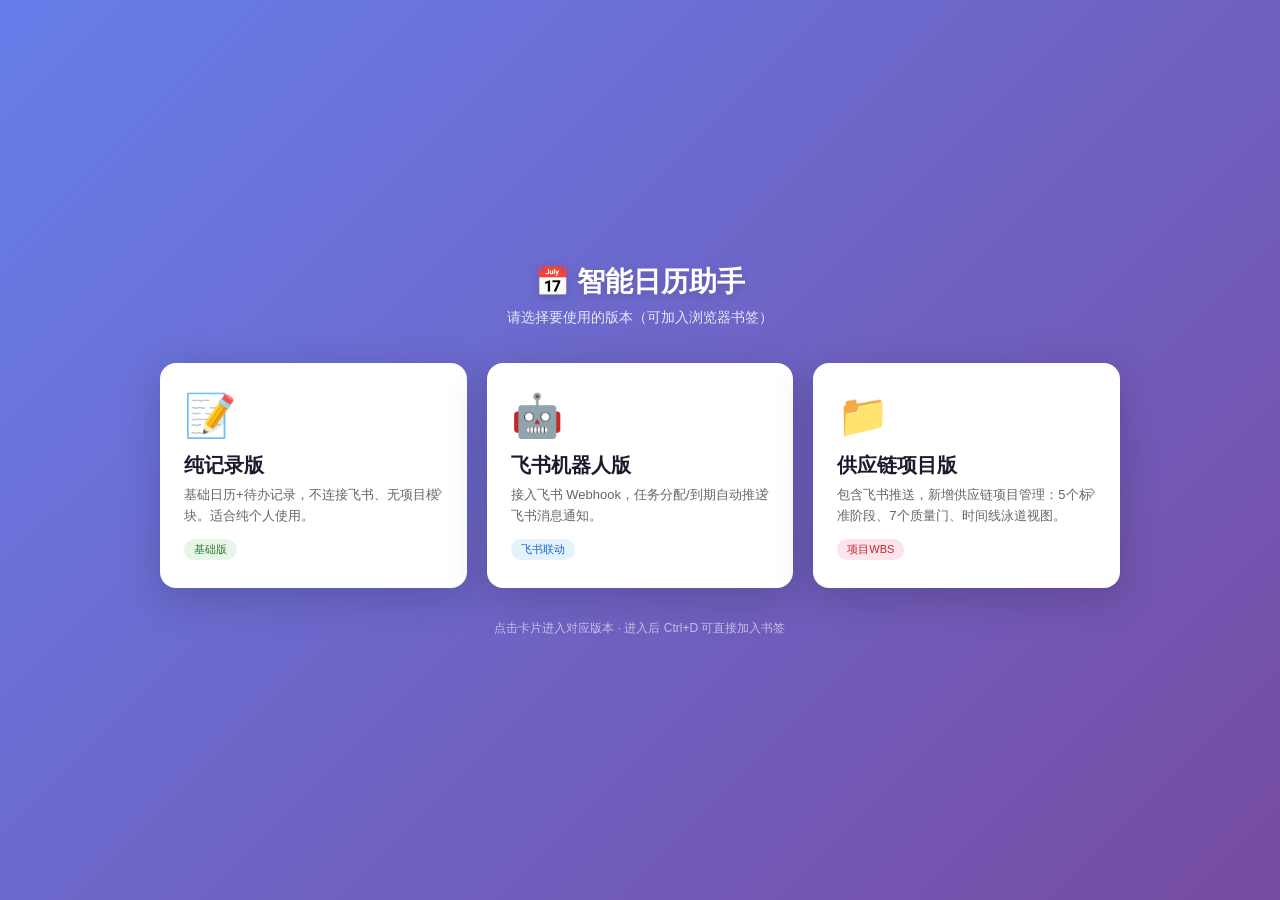
<file: index.html>
<!DOCTYPE html>
<html lang="zh-CN">
<head>
<meta charset="UTF-8">
<meta name="viewport" content="width=device-width,initial-scale=1">
<title>智能日历助手 · 版本导航</title>
<style>
*{margin:0;padding:0;box-sizing:border-box}
body{font-family:-apple-system,BlinkMacSystemFont,"Segoe UI","PingFang SC","Microsoft YaHei",sans-serif;background:linear-gradient(135deg,#667eea 0%,#764ba2 100%);min-height:100vh;display:flex;align-items:center;justify-content:center;padding:24px}
.wrap{max-width:960px;width:100%}
h1{color:#fff;text-align:center;font-size:28px;margin-bottom:8px;text-shadow:0 2px 8px rgba(0,0,0,.15)}
.sub{color:rgba(255,255,255,.85);text-align:center;font-size:14px;margin-bottom:36px}
.cards{display:grid;grid-template-columns:repeat(auto-fit,minmax(260px,1fr));gap:20px}
.card{background:#fff;border-radius:16px;padding:28px 24px;box-shadow:0 10px 40px rgba(0,0,0,.18);text-decoration:none;color:inherit;transition:transform .2s,box-shadow .2s;display:block}
.card:hover{transform:translateY(-4px);box-shadow:0 16px 48px rgba(0,0,0,.25)}
.icon{font-size:42px;margin-bottom:12px}
.name{font-size:20px;font-weight:600;margin-bottom:6px;color:#1a1a2e}
.desc{font-size:13px;color:#666;line-height:1.6}
.tag{display:inline-block;margin-top:12px;padding:3px 10px;border-radius:20px;font-size:11px;font-weight:500}
.tag.basic{background:#e8f5e9;color:#2e7d32}
.tag.feishu{background:#e3f2fd;color:#1565c0}
.tag.projects{background:#fce4ec;color:#c62828}
.arrow{float:right;color:#aaa;font-size:20px;margin-top:-48px}
footer{text-align:center;color:rgba(255,255,255,.6);font-size:12px;margin-top:32px}
</style>
</head>
<body>
<div class="wrap">
  <h1>📅 智能日历助手</h1>
  <p class="sub">请选择要使用的版本（可加入浏览器书签）</p>
  <div class="cards">
    <a class="card" href="basic/">
      <div class="icon">📝</div>
      <div class="name">纯记录版</div>
      <div class="desc">基础日历+待办记录，不连接飞书、无项目模块。适合纯个人使用。</div>
      <span class="tag basic">基础版</span>
      <span class="arrow">›</span>
    </a>
    <a class="card" href="feishu/">
      <div class="icon">🤖</div>
      <div class="name">飞书机器人版</div>
      <div class="desc">接入飞书 Webhook，任务分配/到期自动推送飞书消息通知。</div>
      <span class="tag feishu">飞书联动</span>
      <span class="arrow">›</span>
    </a>
    <a class="card" href="projects/">
      <div class="icon">📁</div>
      <div class="name">供应链项目版</div>
      <div class="desc">包含飞书推送，新增供应链项目管理：5个标准阶段、7个质量门、时间线泳道视图。</div>
      <span class="tag projects">项目WBS</span>
      <span class="arrow">›</span>
    </a>
  </div>
  <footer>点击卡片进入对应版本 · 进入后 Ctrl+D 可直接加入书签</footer>
</div>
</body>
</html>
</file>
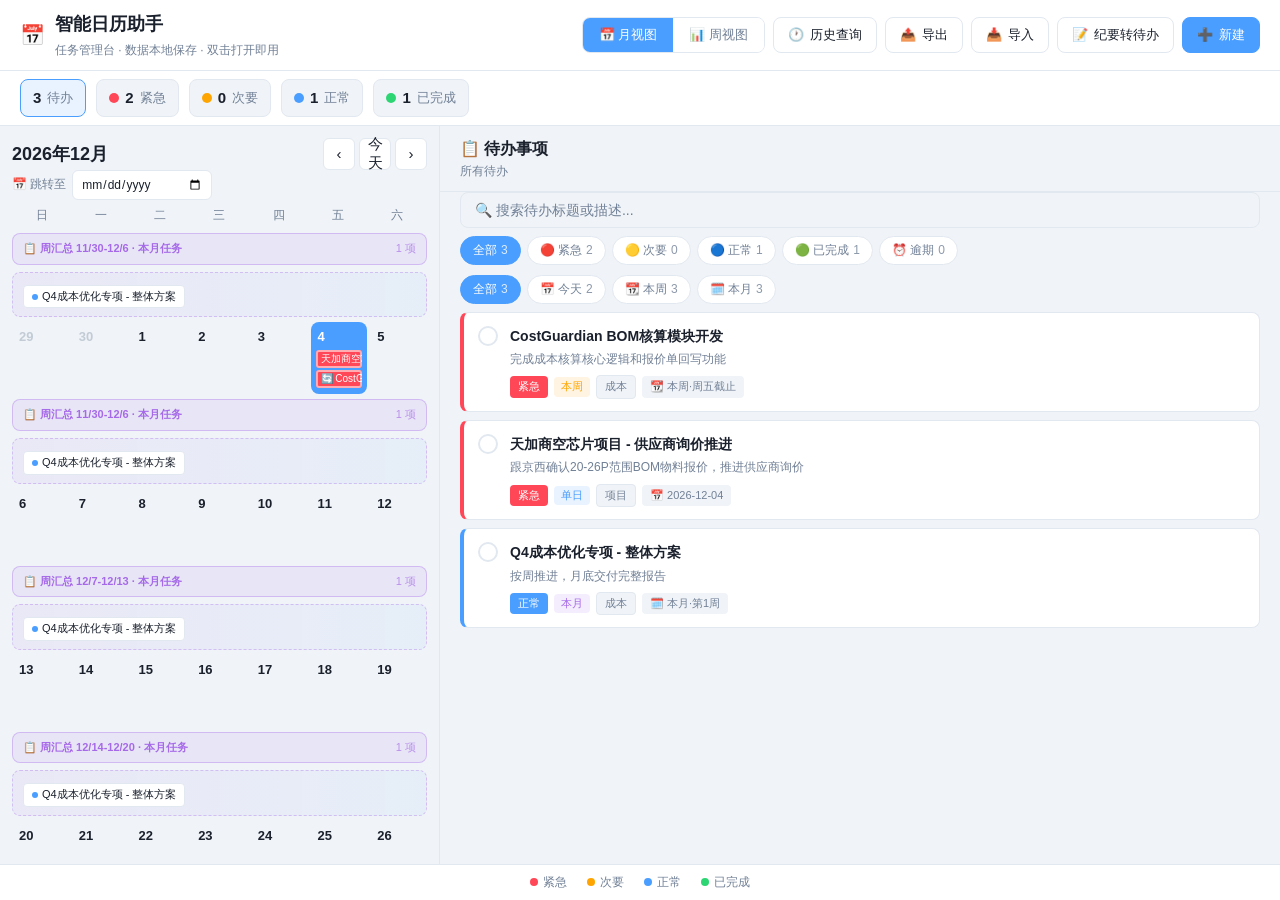
<file: basic/index.html>
<!DOCTYPE html>
<html lang="zh-CN">
<head>
<meta charset="UTF-8">
<meta name="viewport" content="width=device-width, initial-scale=1.0">
<title>智能日历助手</title>
<style>
*{margin:0;padding:0;box-sizing:border-box}
:root{
  --bg:#f0f4f8;--card:#ffffff;--border:#e2e8f0;--primary:#4a9eff;
  --text:#1a202c;--muted:#718096;
  --red:#ff4757;--yellow:#ffa502;--blue:#4a9eff;--green:#2ed573;
  --radius:8px;
}
html,body{height:100%;overflow:hidden}
body{
  font-family:-apple-system,BlinkMacSystemFont,"Segoe UI","PingFang SC","Microsoft YaHei",sans-serif;
  background:var(--bg);color:var(--text);font-size:14px;line-height:1.6;
  -webkit-font-smoothing:antialiased;
}
button{font-family:inherit;cursor:pointer;border:none;background:none;color:inherit}
input,textarea,select{font-family:inherit;font-size:14px}
::-webkit-scrollbar{width:8px;height:8px}
::-webkit-scrollbar-track{background:transparent}
::-webkit-scrollbar-thumb{background:#cbd5e0;border-radius:4px}
::-webkit-scrollbar-thumb:hover{background:#a0aec0}

/* ============ 布局 ============ */
#app{display:flex;flex-direction:column;height:100%}

/* 顶栏 */
.topbar{
  display:flex;align-items:center;justify-content:space-between;
  padding:10px 20px;background:var(--card);border-bottom:1px solid var(--border);
  flex-shrink:0;
}
.topbar-left{display:flex;align-items:center;gap:10px}
.logo{font-size:20px}
.topbar h1{font-size:18px;font-weight:600}
.topbar-sub{font-size:12px;color:var(--muted);margin-top:2px}
.topbar-actions{display:flex;gap:8px;align-items:center}
.btn{
  display:inline-flex;align-items:center;gap:6px;
  padding:8px 14px;border-radius:var(--radius);font-size:13px;font-weight:500;
  transition:all .15s;border:1px solid var(--border);background:var(--card);color:var(--text);
}
.btn:hover{border-color:var(--primary)}
.btn-primary{background:var(--primary);border-color:var(--primary);color:#fff}
.btn-primary:hover{background:#3a8eef}
.btn-danger{background:var(--red);border-color:var(--red);color:#fff}
.btn-danger:hover{background:#e63b4a}

.view-switch{display:flex;border:1px solid var(--border);border-radius:var(--radius);overflow:hidden}
.view-switch button{
  padding:8px 16px;font-size:13px;font-weight:500;
  background:var(--card);color:var(--muted);transition:all .15s;
}
.view-switch button:hover{color:var(--text)}
.view-switch button.active{background:var(--primary);color:#fff}

/* 统计面板 - 紧凑 */
.stats{
  display:flex;gap:10px;padding:8px 20px;background:var(--card);
  border-bottom:1px solid var(--border);flex-shrink:0;flex-wrap:wrap;
}
.stat-item{
  display:flex;align-items:center;gap:6px;padding:6px 12px;
  border-radius:var(--radius);background:var(--bg);border:1px solid var(--border);
  font-size:13px;cursor:pointer;transition:all .15s;
}
.stat-item:hover{border-color:var(--primary);background:rgba(74,158,255,.06)}
.stat-item.active{border-color:var(--primary);background:rgba(74,158,255,.12)}
.stat-dot{width:10px;height:10px;border-radius:50%;flex-shrink:0}
.stat-num{font-weight:700;font-size:15px}
.stat-label{color:var(--muted)}

/* 主体 */
.main{display:flex;flex:1;overflow:hidden}

/* 日历区域 */
.calendar-panel{
  width:440px;flex-shrink:0;padding:12px;
  border-right:1px solid var(--border);overflow-y:auto;
  display:flex;flex-direction:column;gap:10px;
}
.cal-header{display:flex;align-items:center;justify-content:space-between;gap:8px}
.cal-title{font-size:18px;font-weight:600}
.cal-nav{display:flex;gap:4px}
.cal-nav button{
  width:32px;height:32px;border-radius:6px;border:1px solid var(--border);
  background:var(--card);color:var(--text);font-size:15px;
  display:flex;align-items:center;justify-content:center;transition:all .15s;
}
.cal-nav button:hover{border-color:var(--primary);color:var(--primary)}
.cal-today-btn{
  padding:0 12px;height:32px;border-radius:6px;border:1px solid var(--border);
  background:var(--card);font-size:12px;color:var(--muted);transition:all .15s;
}
.cal-today-btn:hover{border-color:var(--primary);color:var(--primary)}
.cal-jump{display:flex;align-items:center;gap:6px}
.cal-jump-label{font-size:12px;color:var(--muted);white-space:nowrap}
.cal-jump input{
  width:140px;padding:6px 8px;border-radius:6px;border:1px solid var(--border);
  background:var(--card);color:var(--text);font-size:12px;
}
.cal-jump input:focus{outline:none;border-color:var(--primary)}

/* 月历 */
.cal-weekdays{display:grid;grid-template-columns:repeat(7,1fr);text-align:center}
.cal-weekday{padding:6px 0;font-size:12px;color:var(--muted);font-weight:500}
.cal-grid{display:grid;grid-template-columns:repeat(7,1fr);gap:3px}
.cal-day{
  min-height:72px;display:flex;flex-direction:column;
  border-radius:8px;cursor:pointer;transition:all .15s;
  font-size:13px;border:2px solid transparent;overflow:hidden;
  padding:3px;
}
.cal-day:hover{background:rgba(74,158,255,.08)}
.cal-day.today{background:var(--primary);color:#fff;font-weight:700}
.cal-day.selected{border-color:var(--primary)}
.cal-day.other-month{color:var(--muted);opacity:.35}
.cal-day-header{display:flex;align-items:center;justify-content:space-between;padding:0 2px 2px}
.cal-day-num{font-size:13px;font-weight:600}
.cal-day-todos{display:flex;flex-direction:column;gap:2px;overflow:hidden}
.cal-day-todo-item{
  display:flex;align-items:center;gap:3px;padding:1px 5px;
  border-radius:3px;font-size:10px;font-weight:500;color:#fff;
  white-space:nowrap;overflow:hidden;text-overflow:ellipsis;
  cursor:grab;transition:all .12s;
}
.cal-day-todo-item:hover{filter:brightness(1.1);transform:scale(1.02)}
.cal-day-todo-item.dragging{opacity:.4}
.cal-day-todo-item.selected{outline:2px solid #fff;outline-offset:-1px;box-shadow:0 0 0 2px var(--primary)}
.cal-day-todo-item.done{opacity:.65;text-decoration:line-through}
.cal-day-more{
  font-size:10px;color:var(--muted);padding:0 4px;
}
.cal-day:not(.other-month) .cal-day-todo-item{color:#fff}
.cal-day.today .cal-day-todo-item{box-shadow:inset 0 0 0 2px rgba(255,255,255,.55)}
.cal-day.today .cal-day-more{color:rgba(255,255,255,.8)}

/* 拖拽目标高亮 */
.cal-day.drag-over{background:rgba(74,158,255,.2);border-color:var(--primary)}
.week-day-row.drag-over{border-color:var(--primary);background:rgba(74,158,255,.1)}

.cal-legend{
  display:flex;justify-content:center;gap:14px;padding:6px 0;
  font-size:12px;color:var(--muted);flex-wrap:wrap;
}
.cal-legend span{display:flex;align-items:center;gap:4px}
.cal-legend i{width:8px;height:8px;border-radius:50%;display:inline-block}

/* 周视图 */
.week-grid{display:flex;flex-direction:column;gap:6px}
.week-day-row{
  display:flex;gap:8px;padding:8px 10px;border-radius:8px;
  border:1px solid var(--border);background:var(--card);cursor:pointer;
  transition:all .15s;
}
.week-day-row:hover{border-color:var(--primary)}
.week-day-row.today{border-color:var(--primary);background:rgba(74,158,255,.06)}
.week-day-row.selected{border-color:var(--primary);background:rgba(74,158,255,.1)}
.week-day-label{
  width:64px;flex-shrink:0;display:flex;flex-direction:column;align-items:center;
  justify-content:center;border-right:1px solid var(--border);padding-right:8px;
}
.week-day-name{font-size:12px;color:var(--muted)}
.week-day-num{font-size:20px;font-weight:700;margin-top:2px}
.week-day-row.today .week-day-num{color:var(--primary)}
.week-day-todos{flex:1;display:flex;flex-wrap:wrap;gap:4px;align-items:flex-start}
.week-todo-pill{
  display:inline-flex;align-items:center;gap:4px;padding:3px 8px;
  border-radius:4px;font-size:11px;font-weight:500;color:#fff;
  max-width:220px;overflow:hidden;text-overflow:ellipsis;white-space:nowrap;
  cursor:grab;transition:all .12s;
}
.week-todo-pill:hover{filter:brightness(1.1)}
.week-todo-pill.dragging{opacity:.4}
.week-todo-pill.selected{outline:2px solid var(--primary);outline-offset:2px}
.week-todo-pill.done{opacity:.65;text-decoration:line-through}
.week-day-empty{font-size:12px;color:var(--muted);opacity:.5}

/* 待办列表区域 */
.todo-panel{flex:1;display:flex;flex-direction:column;overflow:hidden;min-width:0}
.todo-header{
  display:flex;align-items:center;justify-content:space-between;
  padding:10px 20px;border-bottom:1px solid var(--border);flex-shrink:0;
  flex-wrap:wrap;gap:8px;
}
.todo-header h2{font-size:16px;font-weight:600}
.todo-header-sub{font-size:12px;color:var(--muted)}
.search-box{
  width:100%;padding:9px 14px;border-radius:var(--radius);
  background:var(--bg);border:1px solid var(--border);color:var(--text);
  margin-bottom:8px;
}
.search-box:focus{outline:none;border-color:var(--primary)}
.search-box::placeholder{color:var(--muted)}
.filters{display:flex;gap:6px;flex-wrap:wrap;margin-bottom:10px}
.filter-tag{
  padding:5px 12px;border-radius:9999px;font-size:12px;font-weight:500;
  border:1px solid var(--border);background:var(--card);color:var(--muted);
  transition:all .15s;white-space:nowrap;cursor:pointer;
}
.filter-tag:hover{border-color:var(--primary);color:var(--text)}
.filter-tag.active{background:var(--primary);border-color:var(--primary);color:#fff}
.filter-tag .count{margin-left:4px;opacity:.8}

.todo-list{flex:1;overflow-y:auto;padding:0 20px 16px;display:flex;flex-direction:column;gap:8px}
.todo-item{
  display:flex;align-items:flex-start;gap:12px;padding:12px 14px;
  border-radius:var(--radius);background:var(--card);
  border:1px solid var(--border);border-left-width:4px;
  transition:all .15s;cursor:pointer;
}
.todo-item:hover{border-color:var(--primary)}
.todo-item.highlighted{background:rgba(74,158,255,.08);border-color:var(--primary);box-shadow:0 2px 8px rgba(74,158,255,.15)}
.todo-item.done{opacity:.6}
.todo-item.done .todo-title{text-decoration:line-through;color:var(--muted)}
.todo-checkbox{
  width:20px;height:20px;border-radius:50%;border:2px solid var(--border);
  flex-shrink:0;margin-top:1px;display:flex;align-items:center;justify-content:center;
  transition:all .15s;cursor:pointer;
}
.todo-checkbox:hover{border-color:var(--primary)}
.todo-checkbox.checked{background:var(--green);border-color:var(--green)}
.todo-checkbox.checked::after{content:"✓";color:#fff;font-size:12px;font-weight:700}
.todo-content{flex:1;min-width:0}
.todo-title{font-weight:600;font-size:14px;margin-bottom:3px;word-break:break-word}
.todo-desc{font-size:12px;color:var(--muted);margin-bottom:6px;word-break:break-word}
.todo-meta{display:flex;flex-wrap:wrap;gap:6px;align-items:center}
.todo-tag{
  display:inline-flex;align-items:center;gap:3px;padding:2px 8px;
  border-radius:4px;font-size:11px;font-weight:500;
}
.todo-tag.priority{color:#fff}
.todo-tag.priority.red{background:var(--red)}
.todo-tag.priority.yellow{background:var(--yellow)}
.todo-tag.priority.blue{background:var(--blue)}
.todo-tag.priority.green{background:var(--green)}
.todo-tag.category{background:var(--bg);color:var(--muted);border:1px solid var(--border)}
.todo-tag.date{background:var(--bg);color:var(--muted)}
.todo-tag.overdue{background:rgba(255,71,87,.15);color:var(--red);border:1px solid rgba(255,71,87,.3)}
.todo-actions{display:flex;gap:4px;opacity:0;transition:opacity .15s}
.todo-item:hover .todo-actions{opacity:1}
.todo-actions button{
  width:28px;height:28px;border-radius:6px;display:flex;align-items:center;justify-content:center;
  border:1px solid var(--border);background:var(--bg);font-size:13px;transition:all .15s;
}
.todo-actions button:hover{border-color:var(--primary)}
.todo-actions button.del:hover{border-color:var(--red);color:var(--red)}

/* 详情展开 */
.todo-detail{
  display:none;margin-top:8px;padding:10px 12px;
  background:var(--bg);border-radius:6px;border:1px solid var(--border);
  font-size:12px;color:var(--text);
}
.todo-detail.show{display:block}
.todo-detail .detail-row{display:flex;gap:8px;margin-bottom:4px}
.todo-detail .detail-label{color:var(--muted);min-width:60px}
.todo-detail .detail-value{color:var(--text);font-weight:500}

/* 空状态 */
.empty-state{
  display:flex;flex-direction:column;align-items:center;justify-content:center;
  padding:60px 20px;color:var(--muted);text-align:center;
}
.empty-state .icon{font-size:48px;margin-bottom:12px;opacity:.5}

.bottom-legend{
  display:flex;justify-content:center;gap:20px;padding:8px;
  border-top:1px solid var(--border);background:var(--card);font-size:12px;
  color:var(--muted);flex-shrink:0;flex-wrap:wrap;
}
.bottom-legend span{display:flex;align-items:center;gap:5px}
.bottom-legend i{width:8px;height:8px;border-radius:50%;display:inline-block}

/* ============ 弹窗 ============ */
.modal-overlay{
  position:fixed;inset:0;background:rgba(15,25,35,.45);
  display:flex;align-items:center;justify-content:center;z-index:1000;
  opacity:0;pointer-events:none;transition:opacity .2s;
}
.modal-overlay.show{opacity:1;pointer-events:auto}
.modal{
  background:var(--card);border:1px solid var(--border);border-radius:12px;
  width:90%;max-width:480px;max-height:90vh;overflow-y:auto;
  transform:translateY(20px);transition:transform .2s;
}
.modal-overlay.show .modal{transform:translateY(0)}
.modal-header{
  display:flex;align-items:center;justify-content:space-between;
  padding:16px 20px;border-bottom:1px solid var(--border);
}
.modal-header h3{font-size:16px;font-weight:600}
.modal-close{
  width:30px;height:30px;border-radius:6px;font-size:18px;
  display:flex;align-items:center;justify-content:center;color:var(--muted);
}
.modal-close:hover{background:var(--bg);color:var(--text)}
.modal-body{padding:20px}
.form-group{margin-bottom:16px}
.form-group label{display:block;font-size:13px;font-weight:500;margin-bottom:6px;color:var(--muted)}
.form-input,.form-textarea,.form-select{
  width:100%;padding:10px 12px;border-radius:var(--radius);
  background:var(--bg);border:1px solid var(--border);color:var(--text);
}
.form-input:focus,.form-textarea:focus,.form-select:focus{outline:none;border-color:var(--primary)}
.form-textarea{resize:vertical;min-height:72px}
.priority-btns{display:grid;grid-template-columns:repeat(4,1fr);gap:8px}
.priority-btn{
  padding:10px;border-radius:var(--radius);border:2px solid var(--border);
  background:var(--bg);font-size:13px;font-weight:500;transition:all .15s;
  display:flex;align-items:center;justify-content:center;gap:5px;
}
.priority-btn .dot{width:10px;height:10px;border-radius:50%}
.priority-btn:hover{border-color:var(--muted)}
.priority-btn.selected{font-weight:600}
.priority-btn.selected[data-p="red"]{border-color:var(--red);background:rgba(255,71,87,.12)}
.priority-btn.selected[data-p="yellow"]{border-color:var(--yellow);background:rgba(255,165,2,.12)}
.priority-btn.selected[data-p="blue"]{border-color:var(--blue);background:rgba(74,158,255,.12)}
.priority-btn.selected[data-p="green"]{border-color:var(--green);background:rgba(46,213,115,.12)}
.modal-footer{
  display:flex;justify-content:flex-end;gap:10px;
  padding:16px 20px;border-top:1px solid var(--border);
}
.error-msg{color:var(--red);font-size:12px;margin-top:8px;display:none}
.error-msg.show{display:block}

.confirm-modal{max-width:360px}
.confirm-modal .modal-body{text-align:center;padding:24px 20px}
.confirm-icon{font-size:40px;margin-bottom:12px}
.confirm-text{font-size:14px;color:var(--text);margin-bottom:4px}
.confirm-sub{font-size:12px;color:var(--muted)}

/* 拖拽确认弹窗 */
.drag-confirm-modal{max-width:380px}
.drag-confirm-modal .modal-body{text-align:center;padding:24px 20px}
.drag-confirm-icon{font-size:40px;margin-bottom:12px}
.drag-confirm-text{font-size:15px;font-weight:500;margin-bottom:4px}
.drag-confirm-sub{font-size:12px;color:var(--muted);margin-bottom:12px}
.drag-confirm-tags{display:flex;justify-content:center;gap:6px;margin-bottom:12px;flex-wrap:wrap}
.drag-mode-indicator{
  display:inline-block;padding:2px 10px;border-radius:4px;font-size:12px;font-weight:600;
}
.drag-mode-indicator.forward{background:rgba(255,71,87,.15);color:var(--red)}
.drag-mode-indicator.backward{background:rgba(74,158,255,.15);color:var(--blue)}

.toast{
  position:fixed;bottom:30px;left:50%;transform:translateX(-50%) translateY(100px);
  padding:10px 20px;border-radius:var(--radius);background:var(--card);
  border:1px solid var(--border);color:var(--text);font-size:13px;
  z-index:2000;opacity:0;transition:all .3s;box-shadow:0 4px 12px rgba(0,0,0,.15);
}
.toast.show{opacity:1;transform:translateX(-50%) translateY(0)}

.import-options{display:flex;flex-direction:column;gap:10px;margin-top:16px}
.import-option{
  padding:14px;border-radius:var(--radius);border:2px solid var(--border);
  background:var(--bg);cursor:pointer;transition:all .15s;text-align:left;
}
.import-option:hover{border-color:var(--primary)}
.import-option.selected{border-color:var(--primary);background:rgba(74,158,255,.08)}
.import-option-title{font-weight:600;font-size:14px;margin-bottom:4px}
.import-option-desc{font-size:12px;color:var(--muted)}

.context-menu{
  position:fixed;z-index:3000;min-width:160px;
  background:var(--card);border:1px solid var(--border);border-radius:var(--radius);
  box-shadow:0 4px 16px rgba(0,0,0,.15);padding:4px;
  opacity:0;pointer-events:none;transform:scale(.95);transition:all .12s;
}
.context-menu.show{opacity:1;pointer-events:auto;transform:scale(1)}
.context-menu-item{
  display:flex;align-items:center;gap:8px;padding:8px 12px;
  border-radius:6px;font-size:13px;cursor:pointer;transition:background .12s;
}
.context-menu-item:hover{background:var(--bg)}
.context-menu-header{
  padding:6px 12px 8px;font-size:11px;color:var(--muted);
  border-bottom:1px solid var(--border);margin-bottom:4px;
}

.history-modal{max-width:720px}
.history-filters{display:flex;flex-wrap:wrap;gap:12px;margin-bottom:16px}
.history-field{display:flex;flex-direction:column;gap:4px}
.history-field label{font-size:12px;color:var(--muted);font-weight:500}
.history-field input,.history-field select{
  padding:8px 10px;border-radius:6px;border:1px solid var(--border);
  background:var(--bg);color:var(--text);font-size:13px;
}
.history-field input:focus,.history-field select:focus{outline:none;border-color:var(--primary)}
.history-summary{
  display:flex;align-items:center;gap:12px;padding:10px 14px;margin-bottom:12px;
  border-radius:var(--radius);background:var(--bg);font-size:13px;
}
.history-results{max-height:320px;overflow-y:auto;display:flex;flex-direction:column;gap:8px}
.history-result-item{
  display:flex;align-items:flex-start;gap:10px;padding:10px 12px;
  border-radius:6px;border:1px solid var(--border);border-left-width:3px;
  background:var(--card);
}
.history-result-item.done{opacity:.65}
.history-result-item .h-date{
  font-family:monospace;font-size:12px;color:var(--muted);white-space:nowrap;
  padding:2px 6px;background:var(--bg);border-radius:4px;
}
.history-result-item .h-title{font-size:13px;font-weight:500}
.history-result-item .h-tags{display:flex;gap:6px;margin-top:4px;flex-wrap:wrap}
.history-empty{text-align:center;padding:30px;color:var(--muted);font-size:13px}

/* 拖拽幽灵元素 */
.drag-ghost{
  position:fixed;pointer-events:none;z-index:5000;
  padding:4px 10px;border-radius:6px;font-size:12px;font-weight:500;color:#fff;
  transform:translate(-50%,-50%);box-shadow:0 4px 12px rgba(0,0,0,.25);
  max-width:200px;overflow:hidden;text-overflow:ellipsis;white-space:nowrap;
  opacity:.9;
}

/* ============ 响应式 ============ */
@media(max-width:1024px){
  .calendar-panel{width:380px}
}
@media(max-width:768px){
  .topbar{flex-wrap:wrap;gap:8px;padding:8px 14px}
  .topbar-sub{display:none}
  .topbar-actions .btn span{display:none}
  .topbar-actions .btn{padding:8px 10px}
  .stats{padding:6px 14px;gap:6px}
  .stat-item{padding:4px 8px;font-size:12px}
  .main{flex-direction:column}
  .calendar-panel{width:100%;border-right:none;border-bottom:1px solid var(--border);max-height:55vh}
  .todo-panel{flex:1;min-height:0}
  .todo-header{padding:10px 14px}
  .todo-list{padding:0 14px 14px}
  .bottom-legend{gap:12px}
  .week-day-label{width:52px}
  .week-day-num{font-size:16px}
  .cal-day{min-height:60px}
}

/* ============ 日期范围条 ============ */
.date-range-bar{display:flex;gap:6px;flex-wrap:wrap;margin-bottom:8px;padding:0 20px}
.range-tag{
  padding:5px 12px;border-radius:9999px;font-size:12px;font-weight:500;
  border:1px solid var(--border);background:var(--card);color:var(--muted);
  transition:all .15s;white-space:nowrap;cursor:pointer;
}
.range-tag:hover{border-color:var(--primary);color:var(--text)}
.range-tag.active{background:var(--primary);border-color:var(--primary);color:#fff}
.range-tag .count{margin-left:4px;opacity:.8}

/* ============ 日历单元格高亮圆点 ============ */
.cal-day.overdue{border-color:rgba(255,71,87,.55)}
.cal-day.overdue:not(.today){background:rgba(255,71,87,.06)}
.cal-day-num{position:relative;display:inline-flex;align-items:center;gap:3px}
.cal-day-num .dot-indicators{display:inline-flex;gap:2px;margin-left:2px}
.cal-day-num .dot-indicators i{width:5px;height:5px;border-radius:50%;display:inline-block}
.cal-day-num .dot-indicators i.dot-urgent{background:#fff}
.cal-day:not(.today) .cal-day-num .dot-indicators i.dot-urgent{background:var(--red)}
.cal-day:not(.today) .cal-day-num .dot-indicators i.dot-normal{background:var(--blue)}
.cal-day.today .cal-day-num .dot-indicators i.dot-normal{background:#fff}

/* 周视图行逾期高亮 */
.week-day-row.overdue{border-color:rgba(255,71,87,.5);background:rgba(255,71,87,.05)}

/* ============ 快捷日期按钮 ============ */
.quick-date-btns{display:flex;gap:6px;margin-top:8px;flex-wrap:wrap}
.quick-date-btn{
  padding:4px 10px;border-radius:6px;font-size:12px;font-weight:500;
  border:1px solid var(--border);background:var(--bg);color:var(--muted);
  cursor:pointer;transition:all .15s;
}
.quick-date-btn:hover{border-color:var(--primary);color:var(--text)}
.quick-date-btn.active{background:rgba(74,158,255,.12);border-color:var(--primary);color:var(--primary)}

/* ============ 作用域选择按钮 ============ */
.scope-btns{display:flex;gap:8px;margin-top:4px;flex-wrap:wrap}
.scope-btn{
  flex:1;min-width:80px;padding:8px 10px;border-radius:8px;font-size:12px;font-weight:500;
  border:1px solid var(--border);background:var(--bg);color:var(--muted);
  cursor:pointer;transition:all .15s;text-align:center;
}
.scope-btn:hover{border-color:var(--primary);color:var(--text)}
.scope-btn.active{background:rgba(74,158,255,.12);border-color:var(--primary);color:var(--primary)}
.scope-btn .scope-icon{font-size:16px;display:block;margin-bottom:2px}
.scope-btn .scope-hint{font-size:10px;opacity:.75;margin-top:2px;display:block;font-weight:400}

/* 作用域标签（在待办项 meta 中显示） */
.scope-badge{
  display:inline-flex;align-items:center;gap:3px;padding:1px 7px;border-radius:4px;
  font-size:11px;font-weight:500;
}
.scope-badge.scope-day{background:rgba(74,158,255,.12);color:var(--blue)}
.scope-badge.scope-week{background:rgba(255,159,10,.12);color:var(--yellow)}
.scope-badge.scope-month{background:rgba(166,106,232,.12);color:#a66ae8}
.scope-badge.overdue-badge{background:rgba(255,71,87,.12);color:var(--red)}

/* ============ 周度任务汇总栏 ============ */
.week-summary-row{
  grid-column:1/-1;padding:8px 10px;border-radius:8px;
  background:linear-gradient(90deg,rgba(166,106,232,.08),rgba(74,158,255,.06));
  border:1px dashed rgba(166,106,232,.35);margin:2px 0;
}
.week-summary-row.ws-header{
  display:flex;align-items:center;justify-content:space-between;
  padding:6px 10px;background:rgba(166,106,232,.1);border-style:solid;
}
.week-summary-row .ws-title{font-size:11px;font-weight:600;color:#a66ae8}
.week-summary-row .ws-tasks{display:flex;gap:6px;flex-wrap:wrap;margin-top:4px}
.week-summary-row .ws-pill{
  display:inline-flex;align-items:center;gap:4px;padding:2px 8px;border-radius:4px;
  font-size:11px;background:var(--card);border:1px solid var(--border);cursor:pointer;
  transition:all .15s;max-width:200px;
}
.week-summary-row .ws-pill:hover{border-color:var(--primary)}
.week-summary-row .ws-pill .p-dot{width:6px;height:6px;border-radius:50%;flex-shrink:0}
.week-summary-row .ws-pill .p-text{white-space:nowrap;overflow:hidden;text-overflow:ellipsis}
.week-summary-row .ws-empty{font-size:11px;color:var(--muted)}

/* 周视图中的月度任务汇总块 */
.week-month-summary{
  margin-top:8px;padding:10px 12px;border-radius:8px;
  background:linear-gradient(90deg,rgba(166,106,232,.08),rgba(74,158,255,.06));
  border:1px dashed rgba(166,106,232,.35);
}
.week-month-summary .wms-title{font-size:12px;font-weight:600;color:#a66ae8;margin-bottom:6px}
.week-month-summary .wms-tasks{display:flex;gap:6px;flex-wrap:wrap}
.week-month-summary .wms-pill{
  display:inline-flex;align-items:center;gap:4px;padding:4px 10px;border-radius:6px;
  font-size:12px;background:var(--card);border:1px solid var(--border);cursor:pointer;
  transition:all .15s;
}
.week-month-summary .wms-pill:hover{border-color:var(--primary)}
.week-month-summary .wms-pill .p-dot{width:7px;height:7px;border-radius:50%;flex-shrink:0}
.week-month-summary .wms-empty{font-size:12px;color:var(--muted)}

/* ============ 纪要转待办弹窗 ============ */
.minutes-modal{max-width:640px}
.minutes-textarea{width:100%;min-height:200px;padding:12px;border-radius:var(--radius);
  background:var(--bg);border:1px solid var(--border);color:var(--text);
  font-family:inherit;font-size:13px;resize:vertical;line-height:1.6}
.minutes-textarea:focus{outline:none;border-color:var(--primary)}
.minutes-upload{
  display:flex;align-items:center;gap:8px;margin-top:8px;
  padding:10px;border-radius:var(--radius);border:1px dashed var(--border);
  background:var(--bg);font-size:12px;color:var(--muted);cursor:pointer;
  transition:all .15s;
}
.minutes-upload:hover{border-color:var(--primary);color:var(--text)}
.minutes-tips{font-size:12px;color:var(--muted);margin-top:8px;line-height:1.6}
.minutes-tips b{color:var(--text);font-weight:500}

/* ============ 纪要预览弹窗 ============ */
.preview-modal{max-width:720px}
.preview-list{max-height:420px;overflow-y:auto;display:flex;flex-direction:column;gap:8px;margin-top:12px}
.preview-item{
  display:flex;gap:10px;padding:10px 12px;border-radius:8px;
  border:1px solid var(--border);background:var(--bg);
}
.preview-item.checked{border-color:var(--primary);background:rgba(74,158,255,.05)}
.preview-check{margin-top:2px}
.preview-check input{width:16px;height:16px;cursor:pointer}
.preview-fields{flex:1;display:flex;flex-direction:column;gap:6px;min-width:0}
.preview-title-row{display:flex;gap:6px;align-items:center}
.preview-title-input{flex:1;padding:6px 10px;border-radius:6px;border:1px solid var(--border);
  background:var(--card);color:var(--text);font-size:13px;font-weight:500}
.preview-title-input:focus{outline:none;border-color:var(--primary)}
.preview-meta-row{display:flex;gap:6px;flex-wrap:wrap;align-items:center}
.preview-date-input,.preview-priority-select{
  padding:5px 8px;border-radius:6px;border:1px solid var(--border);
  background:var(--card);color:var(--text);font-size:12px;
}
.preview-date-input:focus,.preview-priority-select:focus{outline:none;border-color:var(--primary)}
.preview-desc-input{
  width:100%;padding:6px 10px;border-radius:6px;border:1px solid var(--border);
  background:var(--card);color:var(--text);font-size:12px;resize:vertical;min-height:40px;
}
.preview-item .del-btn{
  width:24px;height:24px;border-radius:4px;border:none;background:transparent;
  color:var(--muted);cursor:pointer;font-size:14px;
}
.preview-item .del-btn:hover{color:var(--red)}
.preview-summary{font-size:13px;color:var(--muted);margin-top:8px}

@media(max-width:768px){
  .date-range-bar{padding:0 14px}
  .minutes-modal,.preview-modal{max-width:95%}
}
</style>
</head>
<body>
<div id="app">
  <header class="topbar">
    <div class="topbar-left">
      <span class="logo">📅</span>
      <div>
        <h1>智能日历助手</h1>
        <div class="topbar-sub">任务管理台 · 数据本地保存 · 双击打开即用</div>
      </div>
    </div>
    <div class="topbar-actions">
      <div class="view-switch">
        <button id="btnMonthView" class="active" onclick="switchView('month')">📅 月视图</button>
        <button id="btnWeekView" onclick="switchView('week')">📊 周视图</button>
      </div>
      <button class="btn" onclick="openHistory()">🕐 <span>历史查询</span></button>
      <button class="btn" onclick="exportData()">📤 <span>导出</span></button>
      <button class="btn" onclick="document.getElementById('importFile').click()">📥 <span>导入</span></button>
      <input type="file" id="importFile" accept=".json" style="display:none" onchange="handleImport(event)">
      <button class="btn" onclick="openMinutesModal()">📝 <span>纪要转待办</span></button>
      <button class="btn btn-primary" onclick="openModal()">➕ <span>新建</span></button>
    </div>
  </header>

  <div class="stats" id="statsPanel"></div>

  <div class="main">
    <aside class="calendar-panel">
      <div id="monthViewSection">
        <div class="cal-header">
          <div class="cal-title" id="calTitle"></div>
          <div class="cal-nav">
            <button onclick="changeMonth(-1)" title="上一月">‹</button>
            <button class="cal-today-btn" onclick="goToday()">今天</button>
            <button onclick="changeMonth(1)" title="下一月">›</button>
          </div>
        </div>
        <div class="cal-jump">
          <span class="cal-jump-label">📅 跳转至</span>
          <input type="date" id="jumpDateInput" onchange="jumpToDate(this.value)">
        </div>
        <div class="cal-weekdays" id="calWeekdays"></div>
        <div class="cal-grid" id="calGrid"></div>
        <div class="cal-legend">
          <span><i style="background:var(--red)"></i>紧急</span>
          <span><i style="background:var(--yellow)"></i>次要</span>
          <span><i style="background:var(--blue)"></i>正常</span>
          <span><i style="background:var(--green)"></i>已完成</span>
        </div>
      </div>
      <div id="weekViewSection" style="display:none">
        <div class="cal-header">
          <div class="cal-title" id="weekTitle"></div>
          <div class="cal-nav">
            <button onclick="changeWeek(-1)" title="上一周">‹</button>
            <button class="cal-today-btn" onclick="goToday()">本周</button>
            <button onclick="changeWeek(1)" title="下一周">›</button>
          </div>
        </div>
        <div class="cal-jump">
          <span class="cal-jump-label">📅 跳转至</span>
          <input type="date" id="weekJumpInput" onchange="jumpToDate(this.value)">
        </div>
        <div class="week-grid" id="weekGrid"></div>
        <div class="cal-legend">
          <span><i style="background:var(--red)"></i>紧急</span>
          <span><i style="background:var(--yellow)"></i>次要</span>
          <span><i style="background:var(--blue)"></i>正常</span>
          <span><i style="background:var(--green)"></i>已完成</span>
        </div>
      </div>
    </aside>

    <section class="todo-panel">
      <div class="todo-header">
        <div>
          <h2>📋 待办事项</h2>
          <div class="todo-header-sub" id="todoHeaderSub">所有待办</div>
        </div>
      </div>
      <div style="padding:0 20px">
        <input type="text" class="search-box" id="searchInput" placeholder="🔍 搜索待办标题或描述..." oninput="renderTodos()">
        <div class="filters" id="filters"></div>
      </div>
      <div class="date-range-bar" id="dateRangeBar"></div>
      <div class="todo-list" id="todoList"></div>
    </section>
  </div>

  <footer class="bottom-legend">
    <span><i style="background:var(--red)"></i>紧急</span>
    <span><i style="background:var(--yellow)"></i>次要</span>
    <span><i style="background:var(--blue)"></i>正常</span>
    <span><i style="background:var(--green)"></i>已完成</span>
  </footer>
</div>

<!-- 新建/编辑弹窗 -->
<div class="modal-overlay" id="todoModal">
  <div class="modal">
    <div class="modal-header">
      <h3 id="modalTitle">新建待办</h3>
      <button class="modal-close" onclick="closeModal()">×</button>
    </div>
    <div class="modal-body">
      <div class="form-group">
        <label>标题 *</label>
        <input type="text" class="form-input" id="todoTitle" placeholder="如：天加商空芯片项目询价推进会" autocomplete="off">
        <div class="error-msg" id="titleError">请输入标题</div>
      </div>
      <div class="form-group">
        <label>描述</label>
        <textarea class="form-textarea" id="todoDesc" placeholder="补充说明..."></textarea>
      </div>
      <div class="form-group">
        <label>任务范围</label>
        <div class="scope-btns" id="scopeBtns">
          <button type="button" class="scope-btn active" data-scope="day" onclick="selectScope('day')">
            <span class="scope-icon">📅</span>指定日期
            <span class="scope-hint">单日待办</span>
          </button>
          <button type="button" class="scope-btn" data-scope="week" onclick="selectScope('week')">
            <span class="scope-icon">📆</span>本周任务
            <span class="scope-hint">自动升级</span>
          </button>
          <button type="button" class="scope-btn" data-scope="month" onclick="selectScope('month')">
            <span class="scope-icon">🗓️</span>本月任务
            <span class="scope-hint">按周汇总</span>
          </button>
        </div>
      </div>
      <div class="form-group" id="dateFieldGroup">
        <label>截止日期</label>
        <input type="date" class="form-input" id="todoDate">
        <div class="quick-date-btns">
          <button type="button" class="quick-date-btn" onclick="setQuickDate(0)">今天</button>
          <button type="button" class="quick-date-btn" onclick="setQuickDate(1)">明天</button>
          <button type="button" class="quick-date-btn" onclick="setQuickDate(7)">下周</button>
        </div>
      </div>
      <div class="form-group" id="scopeHintGroup" style="display:none">
        <label>&nbsp;</label>
        <div class="minutes-tips" id="scopeHintText"></div>
      </div>
      <div class="form-group">
        <label>分类</label>
        <select class="form-select" id="todoCategory">
          <option value="">无</option>
          <option value="项目">项目</option>
          <option value="采购">采购</option>
          <option value="成本">成本</option>
          <option value="供应商">供应商</option>
          <option value="报价">报价</option>
          <option value="会议">会议</option>
          <option value="其他">其他</option>
        </select>
      </div>
      <div class="form-group">
        <label>优先级 *</label>
        <div class="priority-btns" id="priorityBtns">
          <button class="priority-btn" data-p="red" onclick="selectPriority('red')"><span class="dot" style="background:var(--red)"></span>紧急</button>
          <button class="priority-btn" data-p="yellow" onclick="selectPriority('yellow')"><span class="dot" style="background:var(--yellow)"></span>次要</button>
          <button class="priority-btn selected" data-p="blue" onclick="selectPriority('blue')"><span class="dot" style="background:var(--blue)"></span>正常</button>
          <button class="priority-btn" data-p="green" onclick="selectPriority('green')"><span class="dot" style="background:var(--green)"></span>已完成</button>
        </div>
      </div>
    </div>
    <div class="modal-footer">
      <button class="btn" onclick="closeModal()">取消</button>
      <button class="btn btn-primary" onclick="saveTodo()">保存</button>
    </div>
  </div>
</div>

<!-- 确认删除弹窗 -->
<div class="modal-overlay" id="confirmModal">
  <div class="modal confirm-modal">
    <div class="modal-body">
      <div class="confirm-icon">🗑️</div>
      <div class="confirm-text" id="confirmText">确认删除这条待办吗？</div>
      <div class="confirm-sub">删除后无法恢复</div>
    </div>
    <div class="modal-footer">
      <button class="btn" onclick="closeConfirm()">取消</button>
      <button class="btn btn-danger" id="confirmDelBtn">删除</button>
    </div>
  </div>
</div>

<!-- 拖拽确认弹窗 -->
<div class="modal-overlay" id="dragConfirmModal">
  <div class="modal drag-confirm-modal">
    <div class="modal-body">
      <div class="drag-confirm-icon" id="dragConfirmIcon">📅</div>
      <div class="drag-confirm-text" id="dragConfirmText">延期到目标日期？</div>
      <div class="drag-confirm-sub" id="dragConfirmSub"></div>
      <div class="drag-confirm-tags" id="dragConfirmTags"></div>
    </div>
    <div class="modal-footer">
      <button class="btn" onclick="cancelDragMove()">取消</button>
      <button class="btn btn-primary" onclick="confirmDragMove()">确认</button>
    </div>
  </div>
</div>

<!-- 导入模式弹窗 -->
<div class="modal-overlay" id="importModal">
  <div class="modal confirm-modal">
    <div class="modal-header">
      <h3>导入数据</h3>
      <button class="modal-close" onclick="closeImport()">×</button>
    </div>
    <div class="modal-body">
      <div style="font-size:13px;color:var(--muted);margin-bottom:8px">检测到 <span id="importCount" style="color:var(--text);font-weight:600"></span> 条数据，请选择导入方式：</div>
      <div class="import-options">
        <button class="import-option selected" data-mode="merge" onclick="selectImportMode('merge')">
          <div class="import-option-title">📋 合并</div>
          <div class="import-option-desc">追加到现有数据后面</div>
        </button>
        <button class="import-option" data-mode="replace" onclick="selectImportMode('replace')">
          <div class="import-option-title">🔄 替换</div>
          <div class="import-option-desc">清空现有数据，用导入数据替换</div>
        </button>
      </div>
    </div>
    <div class="modal-footer">
      <button class="btn" onclick="closeImport()">取消</button>
      <button class="btn btn-primary" onclick="doImport()">确认导入</button>
    </div>
  </div>
</div>

<!-- Toast -->
<div class="toast" id="toast"></div>

<!-- 纪要转待办输入弹窗 -->
<div class="modal-overlay" id="minutesModal">
  <div class="modal minutes-modal">
    <div class="modal-header">
      <h3>📝 会议纪要转待办</h3>
      <button class="modal-close" onclick="closeMinutesModal()">×</button>
    </div>
    <div class="modal-body">
      <div class="form-group">
        <label>粘贴会议纪要内容</label>
        <textarea class="minutes-textarea" id="minutesText" placeholder="粘贴会议纪要内容，支持自动识别：&#10;- 日期：今天/明天/后天/周X/下周X/X月X日/X天后&#10;- 优先级：紧急/尽快/ASAP → 红；优先/尽快 → 黄；默认蓝&#10;- 负责人：@某某 会加入描述&#10;- 条目按行、序号（1./（1）/①/-/*）自动切分"></textarea>
      </div>
      <label class="minutes-upload" for="minutesFile">
        <span>📎</span>
        <span>或上传 .txt / .md 文件</span>
        <input type="file" id="minutesFile" accept=".txt,.md,text/plain,text/markdown" style="display:none" onchange="handleMinutesFile(event)">
      </label>
      <div class="minutes-tips">
        <b>识别提示：</b>系统会按行切分条目，识别日期/优先级/负责人关键词，并在下一步展示预览，你可以勾选/编辑/删除后批量创建。未识别日期的条目默认归为"未排期"。
      </div>
    </div>
    <div class="modal-footer">
      <button class="btn" onclick="closeMinutesModal()">取消</button>
      <button class="btn btn-primary" onclick="parseAndPreviewMinutes()">🔍 解析并预览</button>
    </div>
  </div>
</div>

<!-- 纪要预览确认弹窗 -->
<div class="modal-overlay" id="previewModal">
  <div class="modal preview-modal">
    <div class="modal-header">
      <h3>✅ 待办预览确认</h3>
      <button class="modal-close" onclick="closePreviewModal()">×</button>
    </div>
    <div class="modal-body">
      <div class="preview-summary" id="previewSummary"></div>
      <div class="preview-list" id="previewList"></div>
    </div>
    <div class="modal-footer">
      <button class="btn" onclick="closePreviewModal()">取消</button>
      <button class="btn btn-primary" onclick="confirmBatchCreate()">✅ 批量创建选中项</button>
    </div>
  </div>
</div>

<!-- 历史查询弹窗 -->
<div class="modal-overlay" id="historyModal">
  <div class="modal history-modal">
    <div class="modal-header">
      <h3>🕐 历史查询</h3>
      <button class="modal-close" onclick="closeHistory()">×</button>
    </div>
    <div class="modal-body">
      <div class="history-filters">
        <div class="history-field">
          <label>开始日期</label>
          <input type="date" id="historyStart">
        </div>
        <div class="history-field">
          <label>结束日期</label>
          <input type="date" id="historyEnd">
        </div>
        <div class="history-field">
          <label>优先级</label>
          <select id="historyPriority">
            <option value="">全部</option>
            <option value="red">🔴 紧急</option>
            <option value="yellow">🟡 次要</option>
            <option value="blue">🔵 正常</option>
            <option value="green">🟢 已完成</option>
          </select>
        </div>
        <div class="history-field">
          <label>分类</label>
          <select id="historyCategory">
            <option value="">全部</option>
            <option value="项目">项目</option>
            <option value="采购">采购</option>
            <option value="成本">成本</option>
            <option value="供应商">供应商</option>
            <option value="报价">报价</option>
            <option value="会议">会议</option>
            <option value="其他">其他</option>
          </select>
        </div>
        <div class="history-field">
          <label>状态</label>
          <select id="historyStatus">
            <option value="">全部</option>
            <option value="undone">未完成</option>
            <option value="done">已完成</option>
            <option value="overdue">逾期</option>
          </select>
        </div>
        <div class="history-field" style="justify-content:flex-end">
          <label>&nbsp;</label>
          <button class="btn btn-primary" onclick="runHistoryQuery()">🔍 查询</button>
        </div>
      </div>
      <div class="history-summary" id="historySummary" style="display:none"></div>
      <div class="history-results" id="historyResults"></div>
    </div>
  </div>
</div>

<!-- 右键菜单（日历日期） -->
<div class="context-menu" id="contextMenu">
  <div class="context-menu-header" id="contextMenuDate"></div>
  <div class="context-menu-item" onclick="contextAddTodo()">
    <span>➕</span><span>新增待办</span>
  </div>
  <div class="context-menu-item" onclick="contextSelectDate()">
    <span>📋</span><span>查看当天待办</span>
  </div>
</div>

<!-- 右键菜单（待办条目） -->
<div class="context-menu" id="todoContextMenu">
  <div class="context-menu-header" id="todoContextMenuTitle"></div>
  <div class="context-menu-item" onclick="todoCtxEdit()">
    <span>✏️</span><span>编辑</span>
  </div>
  <div class="context-menu-item" id="ctxPostponeNextDay" onclick="postponeNextDay()">
    <span>⏭️</span><span>延期到下一天</span>
  </div>
  <div class="context-menu-item" id="ctxPostponeToDate" onclick="postponeToDate()">
    <span>📅</span><span>延期到指定日期</span>
  </div>
  <div class="context-menu-item" onclick="todoCtxDelete()" style="color:var(--red)">
    <span>🗑️</span><span>删除</span>
  </div>
</div>

<!-- 延期到指定日期弹窗 -->
<div class="modal-overlay" id="postponeModal">
  <div class="modal confirm-modal">
    <div class="modal-header">
      <h3>📅 延期到指定日期</h3>
      <button class="modal-close" onclick="closePostpone()">×</button>
    </div>
    <div class="modal-body">
      <div id="postponeTodoInfo" style="font-size:13px;color:var(--muted);margin-bottom:12px;"></div>
      <div class="history-field">
        <label>延期至</label>
        <input type="date" id="postponeDateInput" style="width:100%;padding:10px 12px;border-radius:var(--radius);background:var(--bg);border:1px solid var(--border);color:var(--text);font-size:14px">
      </div>
      <div style="display:flex;gap:6px;margin-top:12px;flex-wrap:wrap">
        <button class="filter-tag" onclick="setPostponeOffset(1)">明天</button>
        <button class="filter-tag" onclick="setPostponeOffset(3)">+3天</button>
        <button class="filter-tag" onclick="setPostponeOffset(7)">下周</button>
        <button class="filter-tag" onclick="setPostponeOffset(14)">+2周</button>
        <button class="filter-tag" onclick="setPostponeOffset(30)">下月</button>
      </div>
    </div>
    <div class="modal-footer">
      <button class="btn" onclick="closePostpone()">取消</button>
      <button class="btn btn-primary" onclick="confirmPostpone()">确认延期</button>
    </div>
  </div>
</div>

<script>
/* ============================================================
   智能日历助手 v3.0
   单文件HTML · 零依赖 · localStorage本地存储
   ============================================================ */

const STORAGE_KEY = 'magong_todo_calendar';
const PRIORITY = {red:'紧急',yellow:'次要',blue:'正常',green:'已完成'};
const PRIORITY_ORDER = {red:0,yellow:1,blue:2,green:3};
const WEEK_NAMES = ['周日','周一','周二','周三','周四','周五','周六'];

// 状态
let todos = [];
let currentDate = new Date();
let weekRefDate = new Date();
let selectedDate = null;
let currentFilter = 'all';
let currentDateRange = 'all';
let searchKeyword = '';
let editingId = null;
let selectedPriority = 'blue';
let selectedScope = 'day';
let pendingImportData = null;
let importMode = 'merge';
let pendingDeleteId = null;
let currentView = 'month';
let highlightedTodoId = null;
let expandedTodoId = null;

// 拖拽状态
let dragState = null; // { todoId, fromDate, ghostEl }
let pendingDragMove = null; // { todoId, newDate }

// ============ 工具函数 ============
function fmtDate(d){
  const y=d.getFullYear(), m=String(d.getMonth()+1).padStart(2,'0'), day=String(d.getDate()).padStart(2,'0');
  return `${y}-${m}-${day}`;
}
function todayStr(){ return fmtDate(new Date()); }
function genId(){ return Date.now().toString(36) + Math.random().toString(36).slice(2,8); }
function showToast(msg){
  const t = document.getElementById('toast');
  t.textContent = msg;
  t.classList.add('show');
  clearTimeout(t._timer);
  t._timer = setTimeout(()=>t.classList.remove('show'), 2000);
}
function getWeekStart(date){
  const d = new Date(date);
  const day = d.getDay();
  const diff = day === 0 ? -6 : 1 - day;
  d.setDate(d.getDate() + diff);
  d.setHours(0,0,0,0);
  return d;
}
function getWeekRange(refDate){
  const start = getWeekStart(refDate || new Date());
  const end = new Date(start);
  end.setDate(start.getDate() + 6);
  return {start: fmtDate(start), end: fmtDate(end)};
}
function getMonthRange(refDate){
  const d = refDate ? parseDate(refDate) : new Date();
  d.setHours(0,0,0,0);
  const y = d.getFullYear(), m = d.getMonth();
  const start = new Date(y, m, 1);
  const end = new Date(y, m+1, 0);
  return {start: fmtDate(start), end: fmtDate(end)};
}
function inDateRange(dateStr, range){
  if(!dateStr) return range === 'all' || range === 'nodate';
  const t = todayStr();
  if(range === 'all') return true;
  if(range === 'today') return dateStr === t;
  if(range === 'week'){
    const {start,end} = getWeekRange();
    return dateStr >= start && dateStr <= end;
  }
  if(range === 'month'){
    const {start,end} = getMonthRange();
    return dateStr >= start && dateStr <= end;
  }
  if(range === 'nodate') return !dateStr;
  return true;
}
function addDays(days){
  const d = new Date();
  d.setDate(d.getDate() + days);
  return fmtDate(d);
}
function getWeekDayName(dateStr){
  const d = parseDate(dateStr);
  if(!d) return '';
  return WEEK_NAMES[d.getDay()];
}
function escapeHtml(str){
  if(!str) return '';
  return str.replace(/&/g,'&amp;').replace(/</g,'&lt;').replace(/>/g,'&gt;').replace(/"/g,'&quot;');
}

const PRIORITY_RANK = {blue:0, yellow:1, red:2};
const PRIORITY_COLOR = {blue:'var(--blue)', yellow:'var(--yellow)', red:'var(--red)', green:'var(--green)'};
const PRIORITY_HEX = {red:'#ff4757',yellow:'#ffa502',blue:'#4a9eff',green:'#2ed573'};
const SCOPE_LABEL = {day:'单日', week:'本周', month:'本月'};

function parseDate(dateStr){
  if(!dateStr) return null;
  if(dateStr instanceof Date){
    const d = new Date(dateStr);
    d.setHours(0,0,0,0);
    return d;
  }
  if(typeof dateStr !== 'string') return null;
  const m = dateStr.match(/^(\d{4})-(\d{1,2})-(\d{1,2})$/);
  if(!m) return null;
  const y = +m[1], mo = +m[2], d = +m[3];
  const dt = new Date(y, mo-1, d);
  dt.setHours(0,0,0,0);
  return dt;
}

function addDaysTo(date, days){
  const d = new Date(date);
  d.setDate(d.getDate() + days);
  return d;
}

function getWeekFriday(date){
  const d = getWeekStart(date);
  d.setDate(d.getDate() + 4);
  return d;
}

function getWeekIndexInMonth(date){
  const d = (date instanceof Date) ? new Date(date) : parseDate(date);
  if(!d) return 1;
  d.setHours(0,0,0,0);
  const first = new Date(d.getFullYear(), d.getMonth(), 1);
  const wsFirst = getWeekStart(first);
  const wsTarget = getWeekStart(d);
  const diffDays = Math.floor((wsTarget - wsFirst) / 86400000);
  return Math.max(1, Math.floor(diffDays / 7) + 1);
}

function getMonthEnd(date){
  const d = new Date(date.getFullYear(), date.getMonth()+1, 0);
  d.setHours(0,0,0,0);
  return d;
}

function getTodoCreatedDate(todo){
  if(todo.created){
    const d = new Date(todo.created);
    d.setHours(0,0,0,0);
    return d;
  }
  return parseDate(todo.date) || new Date();
}

function getEffectiveState(todo, refDate){
  const today = refDate ? parseDate(refDate) : new Date();
  today.setHours(0,0,0,0);
  const basePri = todo.priority === 'green' ? 'blue' : (todo.priority || 'blue');
  if(todo.done) return {priority:todo.priority || 'blue', isOverdue:false, stage:'done'};

  if(todo.scope === 'week'){
    const created = getTodoCreatedDate(todo);
    const fri = getWeekFriday(created);
    if(today > fri){
      return {priority:'red', isOverdue:true, stage:'overdue', deadline:fmtDate(fri)};
    }
    const daysToFri = Math.floor((fri - today)/86400000);
    let auto = 'blue';
    if(daysToFri <= 0) auto = 'red';
    else if(daysToFri <= 2) auto = 'yellow';
    const effective = PRIORITY_RANK[basePri] > PRIORITY_RANK[auto] ? basePri : auto;
    return {priority:effective, isOverdue:false, stage:auto, deadline:fmtDate(fri), daysLeft:daysToFri};
  }

  if(todo.scope === 'month'){
    const created = getTodoCreatedDate(todo);
    const monthEnd = getMonthEnd(created);
    if(today.getFullYear() > monthEnd.getFullYear() ||
       (today.getFullYear() === monthEnd.getFullYear() && today.getMonth() > monthEnd.getMonth()) ||
       (today.getFullYear() === monthEnd.getFullYear() && today.getMonth() === monthEnd.getMonth() && today.getDate() > monthEnd.getDate())){
      return {priority:'red', isOverdue:true, stage:'overdue'};
    }
    const weekIdx = getWeekIndexInMonth(today);
    let auto = 'blue';
    if(weekIdx >= 3) auto = 'red';
    else if(weekIdx === 2) auto = 'yellow';
    const effective = PRIORITY_RANK[basePri] > PRIORITY_RANK[auto] ? basePri : auto;
    return {priority:effective, isOverdue:false, stage:auto, weekIdx};
  }

  const due = parseDate(todo.date);
  if(due && today > due){
    return {priority:'red', isOverdue:true, stage:'overdue'};
  }
  return {priority:basePri, isOverdue:false, stage:'normal'};
}

function isTodoVisibleOnDate(todo, dateStr){
  if(todo.done) return false;
  if(todo.scope === 'month') return false;
  if(todo.scope === 'week'){
    const created = getTodoCreatedDate(todo);
    const fri = getWeekFriday(created);
    const d = parseDate(dateStr);
    return d >= getWeekStart(created) && d <= fri && d >= created;
  }
  return todo.date === dateStr;
}

function getTodoDateRange(todo){
  if(todo.scope === 'week'){
    const created = getTodoCreatedDate(todo);
    return {start:fmtDate(getWeekStart(created)), end:fmtDate(getWeekFriday(created))};
  }
  if(todo.scope === 'month'){
    const created = getTodoCreatedDate(todo);
    return {start:fmtDate(new Date(created.getFullYear(), created.getMonth(), 1)),
            end:fmtDate(getMonthEnd(created))};
  }
  return {start:todo.date, end:todo.date};
}

// ============ 数据层 ============
function loadData(){
  try{
    const raw = localStorage.getItem(STORAGE_KEY);
    if(raw){
      todos = JSON.parse(raw);
      let migrated = false;
      todos.forEach(t=>{
        if(!t.scope){ t.scope = 'day'; migrated = true; }
        if(!t.created && t.date){
          const d = parseDate(t.date);
          t.created = d ? d.getTime() : Date.now();
          migrated = true;
        }
      });
      if(migrated) saveData();
    } else {
      const today = new Date();
      const tomorrow = new Date(today); tomorrow.setDate(today.getDate()+1);
      const day5 = new Date(today); day5.setDate(today.getDate()+5);
      todos = [
        {id:genId(), title:'天加商空芯片项目 - 供应商询价推进', desc:'跟京西确认20-26P范围BOM物料报价，推进供应商询价', date:fmtDate(today), priority:'red', category:'项目', done:false, scope:'day', created:Date.now()},
        {id:genId(), title:'CostGuardian BOM核算模块开发', desc:'完成成本核算核心逻辑和报价单回写功能', date:fmtDate(tomorrow), priority:'blue', category:'成本', done:false, scope:'week', created:Date.now()-1000},
        {id:genId(), title:'Q4成本优化专项 - 整体方案', desc:'按周推进，月底交付完整报告', date:'', priority:'blue', category:'成本', done:false, scope:'month', created:Date.now()-2000},
        {id:genId(), title:'周小红简历排版迭代', desc:'调整排版格式，优化项目经历描述', date:fmtDate(today), priority:'green', category:'其他', done:true, scope:'day', created:Date.now()-3000},
      ];
      saveData();
    }
  } catch(e){
    console.error('加载数据失败:', e);
    todos = [];
  }
}

function saveData(){
  try{
    localStorage.setItem(STORAGE_KEY, JSON.stringify(todos));
  } catch(e){
    console.error('保存数据失败:', e);
    showToast('⚠️ 数据保存失败');
  }
}

// ============ 视图切换 ============
function switchView(view){
  currentView = view;
  document.getElementById('btnMonthView').classList.toggle('active', view === 'month');
  document.getElementById('btnWeekView').classList.toggle('active', view === 'week');
  document.getElementById('monthViewSection').style.display = view === 'month' ? '' : 'none';
  document.getElementById('weekViewSection').style.display = view === 'week' ? '' : 'none';
  renderCalendar();
}

// ============ 日历渲染入口 ============
function renderCalendar(){
  if(currentView === 'month'){
    renderMonthView();
  } else {
    renderWeekView();
  }
}

// ============ 月视图渲染 ============
function getDayTodosForDate(dateStr){
  const cellTodos = todos.filter(t => isTodoVisibleOnDate(t, dateStr));
  const sorted = cellTodos.sort((a,b) => {
    if(a.done !== b.done) return a.done ? 1 : -1;
    const ea = getEffectiveState(a, dateStr);
    const eb = getEffectiveState(b, dateStr);
    return PRIORITY_RANK[eb.priority] - PRIORITY_RANK[ea.priority];
  });
  return sorted;
}

function getMonthScopeTodosForWeek(weekStart){
  const weekEnd = new Date(weekStart); weekEnd.setDate(weekStart.getDate()+6);
  return todos.filter(t => {
    if(t.done || t.scope !== 'month') return false;
    const created = getTodoCreatedDate(t);
    const createdWeekStart = getWeekStart(created);
    const mEnd = getMonthEnd(created);
    if(weekEnd < createdWeekStart) return false;
    if(weekStart > mEnd) return false;
    return true;
  });
}

function renderMonthView(){
  const year = currentDate.getFullYear();
  const month = currentDate.getMonth();
  const monthNames = ['1月','2月','3月','4月','5月','6月','7月','8月','9月','10月','11月','12月'];
  document.getElementById('calTitle').textContent = `${year}年${monthNames[month]}`;

  const weekdays = ['日','一','二','三','四','五','六'];
  document.getElementById('calWeekdays').innerHTML = weekdays.map(w=>`<div class="cal-weekday">${w}</div>`).join('');

  const firstDay = new Date(year, month, 1);
  const lastDay = new Date(year, month+1, 0);
  const startWeekday = firstDay.getDay();
  const daysInMonth = lastDay.getDate();
  const prevMonthLastDay = new Date(year, month, 0).getDate();
  const today = todayStr();
  let html = '';
  let cells = [];

  for(let i = startWeekday-1; i >= 0; i--){
    const day = prevMonthLastDay - i;
    cells.push({otherMonth:true, day, dateStr:null});
  }

  for(let day = 1; day <= daysInMonth; day++){
    const dateStr = `${year}-${String(month+1).padStart(2,'0')}-${String(day).padStart(2,'0')}`;
    cells.push({otherMonth:false, day, dateStr});
  }

  const totalCells = startWeekday + daysInMonth;
  const remaining = (7 - (totalCells % 7)) % 7;
  for(let i = 1; i <= remaining; i++){
    cells.push({otherMonth:true, day:i, dateStr:null});
  }

  const groupedByWeek = [];
  for(let i = 0; i < cells.length; i += 7){
    groupedByWeek.push(cells.slice(i, i+7));
  }

  groupedByWeek.forEach((weekCells, wi) => {
    const firstReal = weekCells.find(c => !c.otherMonth);
    if(firstReal){
      const weekStartDate = parseDate(firstReal.dateStr);
      const weekMon = getWeekStart(weekStartDate);
      const weekFri = new Date(weekMon); weekFri.setDate(weekMon.getDate()+4);
      const weekSun = new Date(weekMon); weekSun.setDate(weekMon.getDate()+6);
      const monthTodos = getMonthScopeTodosForWeek(weekMon);
      if(monthTodos.length > 0){
        const pills = monthTodos.map(t => {
          const state = getEffectiveState(t);
          const color = PRIORITY_COLOR[state.priority] || 'var(--blue)';
          const overdueCls = state.isOverdue ? ' overdue-badge' : '';
          const title = escapeHtml(t.title.length > 18 ? t.title.slice(0,18)+'…' : t.title);
          return `<span class="ws-pill${overdueCls}" onclick="event.stopPropagation();onCalendarTodoClick('${t.id}','${fmtDate(weekFri)}')" title="${escapeHtml(t.title)}">
            <span class="p-dot" style="background:${color}"></span>
            <span class="p-text">${title}</span>
          </span>`;
        }).join('');
        const wkLabel = `${weekMon.getMonth()+1}/${weekMon.getDate()}-${weekSun.getMonth()+1}/${weekSun.getDate()}`;
        html += `<div class="week-summary-row ws-header">
          <span class="ws-title">📋 周汇总 ${wkLabel} · 本月任务</span>
          <span class="ws-title" style="font-weight:400;opacity:.7">${monthTodos.length} 项</span>
        </div>`;
        html += `<div class="week-summary-row"><div class="ws-tasks">${pills}</div></div>`;
      }
    }

    weekCells.forEach(c => {
      if(c.otherMonth){
        html += `<div class="cal-day other-month"><div class="cal-day-header"><span class="cal-day-num">${c.day}</span></div></div>`;
        return;
      }
      const dateStr = c.dateStr;
      const isToday = dateStr === today;
      const isSelected = dateStr === selectedDate;
      const dayTodos = getDayTodosForDate(dateStr);
      const undoneTodos = dayTodos.filter(t => !t.done);
      let hasUrgent = false, hasOverdue = false;
      undoneTodos.forEach(t => {
        const st = getEffectiveState(t, dateStr);
        if(st.priority === 'red') hasUrgent = true;
        if(st.isOverdue) hasOverdue = true;
      });
      const hasTodo = undoneTodos.length > 0;

      let todosHtml = '';
      const MAX_DISPLAY = 3;
      const displayTodos = dayTodos.slice(0, MAX_DISPLAY);
      displayTodos.forEach(t => {
        const state = getEffectiveState(t, dateStr);
        const p = t.done ? 'green' : state.priority;
        const overdueCls = state.isOverdue ? ' overdue' : '';
        const title = escapeHtml(t.title.length > 14 ? t.title.slice(0,14)+'…' : t.title);
        const isWeekScope = t.scope === 'week';
        todosHtml += `<div class="cal-day-todo-item ${t.done?'done':''}${overdueCls}" 
          style="background:${PRIORITY_COLOR[p]}" 
          draggable="${t.scope==='day'?'true':'false'}" data-todo-id="${t.id}" data-date="${dateStr}"
          onclick="event.stopPropagation();onCalendarTodoClick('${t.id}','${dateStr}')">${isWeekScope?'🔄 ':''}${title}</div>`;
      });
      if(dayTodos.length > MAX_DISPLAY){
        todosHtml += `<div class="cal-day-more">+${dayTodos.length - MAX_DISPLAY} 更多</div>`;
      }

      let dotsHtml = '';
      if(!isToday && hasTodo){
        const dots = [];
        if(hasUrgent) dots.push('<i class="dot-urgent"></i>');
        else dots.push('<i class="dot-normal"></i>');
        dotsHtml = `<span class="dot-indicators">${dots.join('')}</span>`;
      }

      const classes = ['cal-day'];
      if(isToday) classes.push('today');
      if(isSelected) classes.push('selected');
      if(hasOverdue) classes.push('overdue');
      html += `<div class="${classes.join(' ')}" data-date="${dateStr}" 
        onclick="selectDate('${dateStr}')" 
        oncontextmenu="showContextMenu(event,'${dateStr}');return false">
        <div class="cal-day-header"><span class="cal-day-num">${c.day}${dotsHtml}</span></div>
        <div class="cal-day-todos">${todosHtml}</div>
      </div>`;
    });
  });

  document.getElementById('calGrid').innerHTML = html;

  bindMonthDragEvents();
}

// ============ 周视图渲染 ============
function renderWeekView(){
  const weekStart = getWeekStart(weekRefDate);
  const weekEnd = new Date(weekStart);
  weekEnd.setDate(weekStart.getDate() + 6);
  const today = todayStr();

  const sameMonth = weekStart.getMonth() === weekEnd.getMonth();
  const startStr = `${weekStart.getMonth()+1}月${weekStart.getDate()}日`;
  const endStr = sameMonth ? `${weekEnd.getDate()}日` : `${weekEnd.getMonth()+1}月${weekEnd.getDate()}日`;
  document.getElementById('weekTitle').textContent = `${startStr} - ${endStr}`;

  const dayNames = ['周一','周二','周三','周四','周五','周六','周日'];
  let html = '';

  for(let i = 0; i < 7; i++){
    const d = new Date(weekStart);
    d.setDate(weekStart.getDate() + i);
    const dateStr = fmtDate(d);
    const isToday = dateStr === today;
    const isSelected = dateStr === selectedDate;
    const dayTodos = getDayTodosForDate(dateStr);
    let hasOverdue = false;
    dayTodos.forEach(t => {
      if(!t.done && getEffectiveState(t, dateStr).isOverdue) hasOverdue = true;
    });

    const classes = ['week-day-row'];
    if(isToday) classes.push('today');
    if(isSelected) classes.push('selected');
    if(hasOverdue) classes.push('overdue');

    let todosHtml = '';
    if(dayTodos.length > 0){
      todosHtml = dayTodos.map(t => {
        const state = getEffectiveState(t, dateStr);
        const p = t.done ? 'green' : state.priority;
        const overdueCls = state.isOverdue ? ' overdue' : '';
        const title = escapeHtml(t.title.length > 22 ? t.title.slice(0,22)+'…' : t.title);
        const isWeekScope = t.scope === 'week';
        return `<span class="week-todo-pill ${t.done?'done':''}${overdueCls}" 
          style="background:${PRIORITY_COLOR[p]}" 
          draggable="${t.scope==='day'?'true':'false'}" data-todo-id="${t.id}" data-date="${dateStr}"
          title="${escapeHtml(t.title)}"
          onclick="event.stopPropagation();onCalendarTodoClick('${t.id}','${dateStr}')">
          ${isWeekScope?'🔄 ':''}${title}
        </span>`;
      }).join('');
    } else {
      todosHtml = '<span class="week-day-empty">无待办</span>';
    }

    html += `<div class="${classes.join(' ')}" data-date="${dateStr}" 
      onclick="selectDate('${dateStr}')" 
      oncontextmenu="showContextMenu(event,'${dateStr}');return false">
      <div class="week-day-label">
        <div class="week-day-name">${dayNames[i]}</div>
        <div class="week-day-num">${d.getDate()}</div>
      </div>
      <div class="week-day-todos">${todosHtml}</div>
    </div>`;
  }

  const monthTodos = getMonthScopeTodosForWeek(weekStart);
  if(monthTodos.length > 0){
    const pills = monthTodos.map(t => {
      const state = getEffectiveState(t);
      const color = PRIORITY_COLOR[state.priority] || 'var(--blue)';
      const overdueCls = state.isOverdue ? ' overdue-badge' : '';
      return `<span class="wms-pill${overdueCls}" onclick="onCalendarTodoClick('${t.id}','${fmtDate(weekStart)}')" title="${escapeHtml(t.title)}">
        <span class="p-dot" style="background:${color}"></span>${escapeHtml(t.title)}
      </span>`;
    }).join('');
    html += `<div class="week-month-summary">
      <div class="wms-title">🗓️ 本周的本月任务 · ${monthTodos.length} 项</div>
      <div class="wms-tasks">${pills}</div>
    </div>`;
  }

  document.getElementById('weekGrid').innerHTML = html;

  bindWeekDragEvents();
}

function changeWeek(delta){
  const d = new Date(weekRefDate);
  d.setDate(d.getDate() + delta * 7);
  weekRefDate = d;
  renderWeekView();
}

// ============ 日历交互 ============
function changeMonth(delta){
  currentDate.setMonth(currentDate.getMonth() + delta);
  renderMonthView();
}

function goToday(){
  currentDate = new Date();
  weekRefDate = new Date();
  selectedDate = todayStr();
  highlightedTodoId = null;
  expandedTodoId = null;
  renderCalendar();
  renderTodos();
}

function jumpToDate(dateStr){
  if(!dateStr) return;
  const d = parseDate(dateStr);
  if(!d) return;
  currentDate = new Date(d.getFullYear(), d.getMonth(), 1);
  weekRefDate = new Date(d);
  selectedDate = dateStr;
  highlightedTodoId = null;
  expandedTodoId = null;
  renderCalendar();
  renderTodos();
  showToast(`📅 已跳转至 ${dateStr}`);
}

function selectDate(dateStr){
  if(selectedDate === dateStr){
    selectedDate = null;
  } else {
    selectedDate = dateStr;
    highlightedTodoId = null;
    expandedTodoId = null;
  }
  renderCalendar();
  renderTodos();
}

// 点击日历单元格中的待办
function onCalendarTodoClick(todoId, dateStr){
  selectedDate = dateStr;
  highlightedTodoId = todoId;
  expandedTodoId = null;
  renderCalendar();
  renderTodos();
}

// ============ 拖拽功能 ============
function bindMonthDragEvents(){
  const grid = document.getElementById('calGrid');
  if(!grid) return;

  grid.querySelectorAll('.cal-day-todo-item[draggable="true"]').forEach(el => {
    el.addEventListener('dragstart', onTodoDragStart);
    el.addEventListener('dragend', onTodoDragEnd);
  });

  grid.querySelectorAll('.cal-day').forEach(dayEl => {
    dayEl.addEventListener('dragover', onDayDragOver);
    dayEl.addEventListener('dragleave', onDayDragLeave);
    dayEl.addEventListener('drop', onDayDrop);
  });
}

function bindWeekDragEvents(){
  const grid = document.getElementById('weekGrid');
  if(!grid) return;

  grid.querySelectorAll('.week-todo-pill[draggable="true"]').forEach(el => {
    el.addEventListener('dragstart', onTodoDragStart);
    el.addEventListener('dragend', onTodoDragEnd);
  });

  grid.querySelectorAll('.week-day-row').forEach(row => {
    row.addEventListener('dragover', onDayDragOver);
    row.addEventListener('dragleave', onDayDragLeave);
    row.addEventListener('drop', onDayDrop);
  });
}

function onTodoDragStart(e){
  const todoId = this.dataset.todoId;
  const fromDate = this.dataset.date;
  const todo = todos.find(t => t.id === todoId);
  if(!todo) return;
  if(todo.scope !== 'day'){
    e.preventDefault();
    showToast('⚠️ 本周/本月任务不可拖拽移动日期');
    return;
  }

  dragState = { todoId, fromDate };
  this.classList.add('dragging');

  // 创建幽灵元素
  const ghost = document.createElement('div');
  ghost.className = 'drag-ghost';
  ghost.style.background = PRIORITY_HEX[todo.done ? 'green' : todo.priority];
  ghost.textContent = todo.title.length > 20 ? todo.title.slice(0,20)+'…' : todo.title;
  ghost.style.left = e.clientX + 'px';
  ghost.style.top = e.clientY + 'px';
  document.body.appendChild(ghost);
  dragState.ghostEl = ghost;

  document.addEventListener('dragover', onGhostMove);
  e.dataTransfer.effectAllowed = 'move';
  try { e.dataTransfer.setData('text/plain', todoId); } catch(err){}
}

function onGhostMove(e){
  if(dragState && dragState.ghostEl){
    dragState.ghostEl.style.left = e.clientX + 'px';
    dragState.ghostEl.style.top = e.clientY + 'px';
  }
}

function onTodoDragEnd(e){
  this.classList.remove('dragging');
  document.removeEventListener('dragover', onGhostMove);

  if(dragState && dragState.ghostEl){
    dragState.ghostEl.remove();
  }

  // 清理所有 drag-over 状态
  document.querySelectorAll('.cal-day.drag-over,.week-day-row.drag-over').forEach(el => {
    el.classList.remove('drag-over');
  });

  dragState = null;
}

function onDayDragOver(e){
  e.preventDefault();
  e.stopPropagation();
  const target = e.currentTarget;
  target.classList.add('drag-over');
  e.dataTransfer.dropEffect = 'move';
}

function onDayDragLeave(e){
  e.currentTarget.classList.remove('drag-over');
}

function onDayDrop(e){
  e.preventDefault();
  e.stopPropagation();
  const target = e.currentTarget;
  target.classList.remove('drag-over');

  if(!dragState) return;
  const newDate = target.dataset.date;
  const oldDate = dragState.fromDate;
  const todoId = dragState.todoId;

  if(!newDate || newDate === oldDate){
    dragState = null;
    return;
  }

  pendingDragMove = { todoId, oldDate, newDate };
  showDragConfirm();
}

function showDragConfirm(){
  if(!pendingDragMove) return;
  const todo = todos.find(t => t.id === pendingDragMove.todoId);
  if(!todo){ pendingDragMove = null; return; }

  const oldDate = pendingDragMove.oldDate;
  const newDate = pendingDragMove.newDate;
  const oldD = parseDate(oldDate);
  const newD = parseDate(newDate);
  if(!oldD || !newD){ pendingDragMove = null; return; }
  const isForward = newD < oldD;
  const isBackward = newD > oldD;

  const dayDiff = Math.abs(Math.round((newD.getTime() - oldD.getTime()) / (1000*60*60*24)));

  const modal = document.getElementById('dragConfirmModal');
  const icon = document.getElementById('dragConfirmIcon');
  const text = document.getElementById('dragConfirmText');
  const sub = document.getElementById('dragConfirmSub');
  const tags = document.getElementById('dragConfirmTags');

  if(isForward){
    icon.textContent = '⬆️';
    text.textContent = `提高优先级到 ${newDate}（${getWeekDayName(newDate)}）`;
    sub.textContent = `从 ${oldDate}（${getWeekDayName(oldDate)}）提前 ${dayDiff} 天`;
    tags.innerHTML = `<span class="drag-mode-indicator forward">⚠️ 提前</span>`;
  } else if(isBackward){
    icon.textContent = '⏭️';
    text.textContent = `延期到 ${newDate}（${getWeekDayName(newDate)}）`;
    sub.textContent = `从 ${oldDate}（${getWeekDayName(oldDate)}）延后 ${dayDiff} 天`;
    tags.innerHTML = `<span class="drag-mode-indicator backward">📅 延期</span>`;
  }

  modal.classList.add('show');
}

function confirmDragMove(){
  if(!pendingDragMove) return;
  const todo = todos.find(t => t.id === pendingDragMove.todoId);
  if(todo && todo.scope === 'day'){
    const oldDate = todo.date;
    todo.date = pendingDragMove.newDate;
    saveData();
    closeDragConfirm();
    const action = (pendingDragMove.newDate < pendingDragMove.oldDate) ? '⬆️ 已提前' : '⏭️ 已延期';
    showToast(`${action}：${oldDate} → ${pendingDragMove.newDate}`);
    highlightedTodoId = todo.id;
    selectedDate = pendingDragMove.newDate;
    renderCalendar();
    renderTodos();
  } else if(todo){
    closeDragConfirm();
    showToast('⚠️ 本周/本月任务不可更改日期');
  }
  pendingDragMove = null;
}

function cancelDragMove(){
  closeDragConfirm();
  pendingDragMove = null;
}

function closeDragConfirm(){
  document.getElementById('dragConfirmModal').classList.remove('show');
}

// ============ 右键菜单 ============
let contextMenuDate = null;
function showContextMenu(event, dateStr){
  contextMenuDate = dateStr;
  const menu = document.getElementById('contextMenu');
  const d = parseDate(dateStr);
  if(d){
    document.getElementById('contextMenuDate').textContent = `${d.getMonth()+1}月${d.getDate()}日`;
  }
  let x = event.clientX, y = event.clientY;
  const menuW = 180, menuH = 120;
  if(x + menuW > window.innerWidth) x = window.innerWidth - menuW - 8;
  if(y + menuH > window.innerHeight) y = window.innerHeight - menuH - 8;
  menu.style.left = x + 'px';
  menu.style.top = y + 'px';
  menu.classList.add('show');
}
function hideContextMenu(){
  document.getElementById('contextMenu').classList.remove('show');
  contextMenuDate = null;
}
function contextAddTodo(){
  if(contextMenuDate){
    hideContextMenu();
    openModal(null, contextMenuDate);
  }
}
function contextSelectDate(){
  if(contextMenuDate){
    selectedDate = contextMenuDate;
    highlightedTodoId = null;
    expandedTodoId = null;
    hideContextMenu();
    renderCalendar();
    renderTodos();
  }
}

// ============ 待办右键菜单 & 延期 ============
let todoCtxId = null;

function showTodoContextMenu(event, id){
  todoCtxId = id;
  const t = todos.find(t=>t.id===id);
  if(!t) return;
  const menu = document.getElementById('todoContextMenu');
  const shortTitle = t.title.length > 18 ? t.title.slice(0,18)+'...' : t.title;
  document.getElementById('todoContextMenuTitle').textContent = shortTitle;
  const isDay = (t.scope || 'day') === 'day';
  document.getElementById('ctxPostponeNextDay').style.display = isDay ? '' : 'none';
  document.getElementById('ctxPostponeToDate').style.display = isDay ? '' : 'none';
  let x = event.clientX, y = event.clientY;
  const menuW = 180, menuH = isDay ? 160 : 110;
  if(x + menuW > window.innerWidth) x = window.innerWidth - menuW - 8;
  if(y + menuH > window.innerHeight) y = window.innerHeight - menuH - 8;
  menu.style.left = x + 'px';
  menu.style.top = y + 'px';
  menu.classList.add('show');
}

function hideTodoContextMenu(){
  document.getElementById('todoContextMenu').classList.remove('show');
}

function todoCtxEdit(){
  const id = todoCtxId;
  hideTodoContextMenu();
  if(id) openModal(id);
}

function todoCtxDelete(){
  const id = todoCtxId;
  hideTodoContextMenu();
  if(id) confirmDelete(id);
}

function postponeNextDay(){
  const id = todoCtxId;
  hideTodoContextMenu();
  if(!id) return;
  const t = todos.find(t=>t.id===id);
  if(!t) return;
  if((t.scope||'day') !== 'day'){
    showToast('⚠️ 本周/本月任务无需手动延期');
    return;
  }
  const oldDate = t.date;
  const d = t.date ? parseDate(t.date) : new Date();
  if(!d) return;
  d.setDate(d.getDate() + 1);
  t.date = fmtDate(d);
  saveData();
  renderAll();
  showToast(`⏭️ 已延期：${oldDate} → ${t.date}`);
}

function postponeToDate(){
  const id = todoCtxId;
  hideTodoContextMenu();
  if(id) showPostponeModal(id);
}

function showPostponeModal(id){
  const t = todos.find(t=>t.id===id);
  if(!t) return;
  if((t.scope||'day') !== 'day'){
    showToast('⚠️ 本周/本月任务无需手动延期');
    return;
  }
  todoCtxId = id;
  document.getElementById('postponeTodoInfo').innerHTML =
    `待办：<b style="color:var(--text)">${escapeHtml(t.title)}</b><br>当前日期：<span style="font-family:monospace">${t.date || '未设日期'}</span>`;
  const d = t.date ? parseDate(t.date) : new Date();
  d.setDate(d.getDate() + 1);
  document.getElementById('postponeDateInput').value = fmtDate(d);
  document.getElementById('postponeModal').classList.add('show');
}

function closePostpone(){
  document.getElementById('postponeModal').classList.remove('show');
}

function setPostponeOffset(days){
  const t = todos.find(t=>t.id===todoCtxId);
  if(!t) return;
  const d = t.date ? parseDate(t.date) : new Date();
  if(!d) return;
  d.setDate(d.getDate() + days);
  document.getElementById('postponeDateInput').value = fmtDate(d);
}

function confirmPostpone(){
  const t = todos.find(t=>t.id===todoCtxId);
  if(!t) return;
  if((t.scope||'day') !== 'day'){
    closePostpone();
    showToast('⚠️ 本周/本月任务无需手动延期');
    return;
  }
  const newDate = document.getElementById('postponeDateInput').value;
  if(!newDate){
    showToast('⚠️ 请选择延期日期');
    return;
  }
  const oldDate = t.date;
  t.date = newDate;
  saveData();
  closePostpone();
  renderAll();
  showToast(`📅 已延期：${oldDate || '未设'} → ${newDate}`);
}

// ============ 统计面板 ============
function renderStats(){
  const counts = {
    red: todos.filter(t=>!t.done && getEffectiveState(t).priority==='red').length,
    yellow: todos.filter(t=>!t.done && getEffectiveState(t).priority==='yellow').length,
    blue: todos.filter(t=>!t.done && getEffectiveState(t).priority==='blue').length,
    green: todos.filter(t=>t.done).length,
    all: todos.filter(t=>!t.done).length,
    overdue: todos.filter(t=>!t.done && getEffectiveState(t).isOverdue).length,
  };
  const activeKey = currentFilter === 'all' || currentFilter === 'overdue' ? currentFilter : null;
  document.getElementById('statsPanel').innerHTML = `
    <div class="stat-item ${activeKey==='all'?'active':''}" onclick="setFilter('all')">
      <span class="stat-num">${counts.all}</span><span class="stat-label">待办</span>
    </div>
    <div class="stat-item ${currentFilter==='red'?'active':''}" onclick="setFilter('red')">
      <span class="stat-dot" style="background:var(--red)"></span><span class="stat-num">${counts.red}</span><span class="stat-label">紧急</span>
    </div>
    <div class="stat-item ${currentFilter==='yellow'?'active':''}" onclick="setFilter('yellow')">
      <span class="stat-dot" style="background:var(--yellow)"></span><span class="stat-num">${counts.yellow}</span><span class="stat-label">次要</span>
    </div>
    <div class="stat-item ${currentFilter==='blue'?'active':''}" onclick="setFilter('blue')">
      <span class="stat-dot" style="background:var(--blue)"></span><span class="stat-num">${counts.blue}</span><span class="stat-label">正常</span>
    </div>
    <div class="stat-item ${currentFilter==='green'?'active':''}" onclick="setFilter('green')">
      <span class="stat-dot" style="background:var(--green)"></span><span class="stat-num">${counts.green}</span><span class="stat-label">已完成</span>
    </div>
    ${counts.overdue > 0 ? `<div class="stat-item ${currentFilter==='overdue'?'active':''}" onclick="setFilter('overdue')" style="color:var(--red)">
      <span class="stat-num">${counts.overdue}</span><span class="stat-label">逾期</span>
    </div>` : ''}
  `;
}

function countInRange(rangeKey){
  const today = todayStr();
  const wk = getWeekRange();
  const mo = getMonthRange();
  return todos.filter(t=>{
    if(t.done) return false;
    const r = getTodoDateRange(t);
    if(rangeKey === 'today'){
      return t.scope === 'day' ? t.date === today :
             t.scope === 'week' ? isTodoVisibleOnDate(t, today) : false;
    }
    if(rangeKey === 'week'){
      return r.end >= wk.start && r.start <= wk.end;
    }
    if(rangeKey === 'month'){
      return r.end >= mo.start && r.start <= mo.end;
    }
    return true;
  }).length;
}

// ============ 筛选标签 ============
function renderFilters(){
  const today = todayStr();
  const counts = {
    all: todos.filter(t=>!t.done).length,
    red: todos.filter(t=>!t.done && getEffectiveState(t).priority==='red').length,
    yellow: todos.filter(t=>!t.done && getEffectiveState(t).priority==='yellow').length,
    blue: todos.filter(t=>!t.done && getEffectiveState(t).priority==='blue').length,
    green: todos.filter(t=>t.done).length,
    overdue: todos.filter(t=>!t.done && getEffectiveState(t).isOverdue).length,
  };
  const filters = [
    {key:'all', label:'全部', count:counts.all},
    {key:'red', label:'🔴 紧急', count:counts.red},
    {key:'yellow', label:'🟡 次要', count:counts.yellow},
    {key:'blue', label:'🔵 正常', count:counts.blue},
    {key:'green', label:'🟢 已完成', count:counts.green},
    {key:'overdue', label:'⏰ 逾期', count:counts.overdue},
  ];
  document.getElementById('filters').innerHTML = filters.map(f => `
    <button class="filter-tag ${currentFilter===f.key?'active':''}" onclick="setFilter('${f.key}')">${f.label}<span class="count">${f.count}</span></button>
  `).join('');

  const rangeCounts = {
    all: countInRange('all'),
    today: countInRange('today'),
    week: countInRange('week'),
    month: countInRange('month'),
  };
  const ranges = [
    {key:'all', label:'全部', count:rangeCounts.all},
    {key:'today', label:'📅 今天', count:rangeCounts.today},
    {key:'week', label:'📆 本周', count:rangeCounts.week},
    {key:'month', label:'🗓️ 本月', count:rangeCounts.month},
  ];
  document.getElementById('dateRangeBar').innerHTML = ranges.map(r => `
    <button class="range-tag ${currentDateRange===r.key?'active':''}" onclick="setDateRange('${r.key}')">${r.label}<span class="count">${r.count}</span></button>
  `).join('');
}

function setFilter(key){
  currentFilter = key;
  highlightedTodoId = null;
  expandedTodoId = null;
  renderStats();
  renderFilters();
  renderTodos();
}

function setDateRange(key){
  currentDateRange = key;
  highlightedTodoId = null;
  expandedTodoId = null;
  renderFilters();
  renderTodos();
}

// ============ 待办列表 ============
function todoInRangeFilter(t, rangeKey){
  const today = todayStr();
  if(t.done) return false;
  const r = getTodoDateRange(t);
  if(rangeKey === 'all') return true;
  if(rangeKey === 'today'){
    return t.scope === 'day' ? t.date === today :
           t.scope === 'week' ? isTodoVisibleOnDate(t, today) : false;
  }
  const wk = getWeekRange();
  const mo = getMonthRange();
  if(rangeKey === 'week') return r.end >= wk.start && r.start <= wk.end;
  if(rangeKey === 'month') return r.end >= mo.start && r.start <= mo.end;
  return true;
}

function getFilteredTodos(){
  searchKeyword = (document.getElementById('searchInput')?.value || '').trim().toLowerCase();
  const today = todayStr();
  let result = [...todos];
  if(selectedDate){
    result = result.filter(t => {
      if(t.scope === 'month') return false;
      return isTodoVisibleOnDate(t, selectedDate);
    });
  }
  switch(currentFilter){
    case 'all': result = result.filter(t=>!t.done); break;
    case 'red': result = result.filter(t=>!t.done && getEffectiveState(t).priority==='red'); break;
    case 'yellow': result = result.filter(t=>!t.done && getEffectiveState(t).priority==='yellow'); break;
    case 'blue': result = result.filter(t=>!t.done && getEffectiveState(t).priority==='blue'); break;
    case 'green': result = result.filter(t=>t.done); break;
    case 'overdue': result = result.filter(t=>!t.done && getEffectiveState(t).isOverdue); break;
  }
  if(!selectedDate && currentFilter !== 'overdue'){
    result = result.filter(t => todoInRangeFilter(t, currentDateRange));
  }
  if(searchKeyword){
    result = result.filter(t =>
      t.title.toLowerCase().includes(searchKeyword) ||
      (t.desc && t.desc.toLowerCase().includes(searchKeyword))
    );
  }
  result.sort((a,b) => {
    if(a.done !== b.done) return a.done ? 1 : -1;
    const aState = getEffectiveState(a);
    const bState = getEffectiveState(b);
    if(aState.isOverdue !== bState.isOverdue) return aState.isOverdue ? -1 : 1;
    const pCmp = PRIORITY_RANK[bState.priority] - PRIORITY_RANK[aState.priority];
    if(pCmp !== 0) return pCmp;
    const aDate = a.scope === 'day' ? a.date : getTodoDateRange(a).start;
    const bDate = b.scope === 'day' ? b.date : getTodoDateRange(b).start;
    return (aDate||'').localeCompare(bDate||'');
  });
  return result;
}

function getScopeDateLabel(t, state){
  if(t.scope === 'week'){
    const created = getTodoCreatedDate(t);
    const wkName = ['日','一','二','三','四','五','六'][created.getDay()];
    const left = state.daysLeft;
    if(state.isOverdue) return `📆 本周·已逾期(截止${state.deadline})`;
    if(left <= 0) return `📆 本周·周五截止`;
    return `📆 本周·周${wkName}录入 · 距周五${left}天`;
  }
  if(t.scope === 'month'){
    if(state.isOverdue) return `🗓️ 本月·已逾期`;
    const w = state.weekIdx || getWeekIndexInMonth(new Date());
    return `🗓️ 本月·第${w}周`;
  }
  return `📅 ${t.date || '未设日期'}`;
}

function renderTodos(){
  const list = getFilteredTodos();
  const today = todayStr();
  let headerSub = '所有待办';
  const rangeNames = {all:'', today:'今天', week:'本周', month:'本月'};
  if(selectedDate){
    const d = parseDate(selectedDate);
    if(d){
      headerSub = `${d.getMonth()+1}月${d.getDate()}日（${getWeekDayName(selectedDate)}）的待办`;
    }
  } else if(currentDateRange !== 'all'){
    headerSub = rangeNames[currentDateRange] + '待办';
  }
  if(currentFilter !== 'all'){
    const filterNames = {red:'紧急',yellow:'次要',blue:'正常',green:'已完成',overdue:'逾期'};
    headerSub += ` · ${filterNames[currentFilter]||''}`;
  }
  document.getElementById('todoHeaderSub').textContent = headerSub;

  if(list.length === 0){
    document.getElementById('todoList').innerHTML = `
      <div class="empty-state">
        <div class="icon">📝</div>
        <div>暂无待办事项</div>
        <div style="font-size:12px;margin-top:4px">点击右上角"新建"创建待办</div>
      </div>`;
    return;
  }

  document.getElementById('todoList').innerHTML = list.map(t => {
    const state = getEffectiveState(t);
    const priority = t.done ? 'green' : state.priority;
    const borderColor = PRIORITY_COLOR[priority];
    const isHighlighted = t.id === highlightedTodoId;
    const isExpanded = t.id === expandedTodoId;
    const scopeCls = t.scope || 'day';
    const dateLabel = getScopeDateLabel(t, state);
    const showPostponeBtn = t.scope === 'day' && !t.done;
    return `
      <div class="todo-item ${t.done?'done':''} ${isHighlighted?'highlighted':''}" 
        style="border-left-color:${borderColor}" 
        onclick="onTodoItemClick('${t.id}')" 
        oncontextmenu="showTodoContextMenu(event,'${t.id}');return false">
        <div class="todo-checkbox ${t.done?'checked':''}" onclick="event.stopPropagation();toggleDone('${t.id}')"></div>
        <div class="todo-content">
          <div class="todo-title">${escapeHtml(t.title)}</div>
          ${t.desc ? `<div class="todo-desc">${escapeHtml(t.desc)}</div>` : ''}
          <div class="todo-meta">
            <span class="todo-tag priority ${priority}">${PRIORITY[priority]}</span>
            <span class="scope-badge scope-${scopeCls}">${SCOPE_LABEL[scopeCls]}</span>
            ${t.category ? `<span class="todo-tag category">${escapeHtml(t.category)}</span>` : ''}
            <span class="todo-tag date">${dateLabel}</span>
            ${state.isOverdue ? '<span class="todo-tag overdue">⏰ 逾期</span>' : ''}
          </div>
          ${isExpanded ? `
          <div class="todo-detail show">
            <div class="detail-row"><span class="detail-label">标题</span><span class="detail-value">${escapeHtml(t.title)}</span></div>
            ${t.desc ? `<div class="detail-row"><span class="detail-label">描述</span><span class="detail-value">${escapeHtml(t.desc)}</span></div>` : ''}
            <div class="detail-row"><span class="detail-label">范围</span><span class="detail-value">${SCOPE_LABEL[scopeCls]}</span></div>
            <div class="detail-row"><span class="detail-label">日期</span><span class="detail-value">${dateLabel}</span></div>
            <div class="detail-row"><span class="detail-label">优先级</span><span class="detail-value">${PRIORITY[priority]}${state.isOverdue?' · 逾期':''}</span></div>
            ${t.category ? `<div class="detail-row"><span class="detail-label">分类</span><span class="detail-value">${escapeHtml(t.category)}</span></div>` : ''}
            <div class="detail-row"><span class="detail-label">状态</span><span class="detail-value">${t.done ? '✅ 已完成' : '⏳ 未完成'}</span></div>
          </div>` : ''}
        </div>
        <div class="todo-actions">
          ${showPostponeBtn ? `<button onclick="event.stopPropagation();showPostponeModal('${t.id}')" title="延期">⏰</button>` : ''}
          <button onclick="event.stopPropagation();openModal('${t.id}')" title="编辑">✏️</button>
          <button class="del" onclick="event.stopPropagation();confirmDelete('${t.id}')" title="删除">🗑️</button>
        </div>
      </div>`;
  }).join('');
}

function onTodoItemClick(id){
  if(expandedTodoId === id){
    expandedTodoId = null;
  } else {
    expandedTodoId = id;
    highlightedTodoId = id;
  }
  renderTodos();
}

// ============ 完成切换 ============
function toggleDone(id){
  const t = todos.find(t=>t.id===id);
  if(!t) return;
  t.done = !t.done;
  if(t.done){
    if(!t._origPriority) t._origPriority = t.priority;
    t.priority = 'green';
  } else {
    t.priority = t._origPriority || 'blue';
    delete t._origPriority;
  }
  saveData();
  renderAll();
}

// ============ 弹窗 ============
function openModal(id, defaultDate){
  editingId = id || null;
  if(id){
    const t = todos.find(t=>t.id===id);
    if(!t) return;
    document.getElementById('modalTitle').textContent = '编辑待办';
    document.getElementById('todoTitle').value = t.title || '';
    document.getElementById('todoDesc').value = t.desc || '';
    document.getElementById('todoDate').value = t.date || '';
    document.getElementById('todoCategory').value = t.category || '';
    selectPriority(t.priority === 'green' ? 'blue' : t.priority);
    selectScope(t.scope || 'day');
  } else {
    document.getElementById('modalTitle').textContent = '新建待办';
    document.getElementById('todoTitle').value = '';
    document.getElementById('todoDesc').value = '';
    document.getElementById('todoDate').value = defaultDate || selectedDate || todayStr();
    document.getElementById('todoCategory').value = '';
    selectPriority('blue');
    selectScope('day');
  }
  document.getElementById('titleError').classList.remove('show');
  document.getElementById('todoModal').classList.add('show');
  setTimeout(()=>document.getElementById('todoTitle').focus(), 100);
}

function closeModal(){
  document.getElementById('todoModal').classList.remove('show');
  editingId = null;
}

function selectPriority(p){
  selectedPriority = p;
  document.querySelectorAll('.priority-btn').forEach(btn => {
    btn.classList.toggle('selected', btn.dataset.p === p);
  });
}

function selectScope(scope){
  selectedScope = scope;
  document.querySelectorAll('.scope-btn').forEach(btn => {
    btn.classList.toggle('active', btn.dataset.scope === scope);
  });
  const dateGroup = document.getElementById('dateFieldGroup');
  const hintGroup = document.getElementById('scopeHintGroup');
  const hintText = document.getElementById('scopeHintText');
  const dateInput = document.getElementById('todoDate');
  if(scope === 'day'){
    dateGroup.style.display = '';
    hintGroup.style.display = 'none';
    if(dateInput && !dateInput.value){
      dateInput.value = editingId && todos.find(t=>t.id===editingId)?.date
        ? todos.find(t=>t.id===editingId).date
        : (selectedDate || todayStr());
    }
  } else if(scope === 'week'){
    dateGroup.style.display = 'none';
    hintGroup.style.display = '';
    const fri = fmtDate(getWeekFriday(new Date()));
    hintText.innerHTML = '<b>本周任务</b>：从今天到本周五('+fri+')每天显示。<br>优先级自动升级：周一/周二正常，周三/周四次要（黄），周五紧急（红），逾期标红。手动设置优先级将作为最低级别。';
  } else {
    dateGroup.style.display = 'none';
    hintGroup.style.display = '';
    const monthEnd = fmtDate(getMonthEnd(new Date()));
    hintText.innerHTML = '<b>本月任务</b>：按周汇总显示，不占用单日格。<br>优先级按周递增：第1周正常，第2周次要（黄），第3-4周紧急（红），跨月逾期标红。';
  }
}

function saveTodo(){
  const title = document.getElementById('todoTitle').value.trim();
  if(!title){
    document.getElementById('titleError').classList.add('show');
    return;
  }
  const scope = selectedScope;
  let dateVal;
  if(scope === 'day'){
    dateVal = document.getElementById('todoDate').value || todayStr();
  } else {
    dateVal = '';
  }
  const data = {
    title,
    desc: document.getElementById('todoDesc').value.trim(),
    date: dateVal,
    category: document.getElementById('todoCategory').value,
    priority: selectedPriority,
    scope,
  };
  if(editingId){
    const t = todos.find(t=>t.id===editingId);
    if(t){
      Object.assign(t, data);
      if(data.priority === 'green' && !t.done) t.done = true;
      else if(data.priority !== 'green' && t.done){ t.done = false; delete t._origPriority; }
    }
    showToast('✅ 已更新');
  } else {
    todos.push({ id: genId(), ...data, done: false, created: Date.now() });
    showToast('✅ 已新建');
  }
  saveData();
  closeModal();
  renderAll();
}

// ============ 删除 ============
function confirmDelete(id){
  pendingDeleteId = id;
  const t = todos.find(t=>t.id===id);
  if(t) document.getElementById('confirmText').textContent = `确认删除"${t.title}"吗？`;
  document.getElementById('confirmModal').classList.add('show');
}
function closeConfirm(){
  document.getElementById('confirmModal').classList.remove('show');
  pendingDeleteId = null;
}
document.getElementById('confirmDelBtn').onclick = function(){
  if(pendingDeleteId){
    todos = todos.filter(t=>t.id!==pendingDeleteId);
    saveData();
    renderAll();
    showToast('🗑️ 已删除');
  }
  closeConfirm();
};

// ============ 导入导出 ============
function exportData(){
  const data = JSON.stringify(todos, null, 2);
  const blob = new Blob([data], {type:'application/json'});
  const url = URL.createObjectURL(blob);
  const a = document.createElement('a');
  a.href = url;
  a.download = `待办备份_${todayStr()}.json`;
  document.body.appendChild(a);
  a.click();
  document.body.removeChild(a);
  URL.revokeObjectURL(url);
  showToast('📤 已导出备份');
}

function handleImport(event){
  const file = event.target.files[0];
  if(!file) return;
  const reader = new FileReader();
  reader.onload = function(e){
    try{
      const data = JSON.parse(e.target.result);
      if(!Array.isArray(data)) throw new Error('格式错误');
      pendingImportData = data;
      document.getElementById('importCount').textContent = data.length;
      importMode = 'merge';
      document.querySelectorAll('.import-option').forEach(opt => {
        opt.classList.toggle('selected', opt.dataset.mode === 'merge');
      });
      document.getElementById('importModal').classList.add('show');
    } catch(err){
      showToast('❌ 文件格式错误');
    }
  };
  reader.readAsText(file);
  event.target.value = '';
}

function selectImportMode(mode){
  importMode = mode;
  document.querySelectorAll('.import-option').forEach(opt => {
    opt.classList.toggle('selected', opt.dataset.mode === mode);
  });
}
function closeImport(){
  document.getElementById('importModal').classList.remove('show');
  pendingImportData = null;
}
function doImport(){
  if(!pendingImportData) return;
  if(importMode === 'replace') todos = [...pendingImportData];
  else todos = [...todos, ...pendingImportData];
  saveData();
  closeImport();
  renderAll();
  showToast(`✅ 已导入 ${pendingImportData.length} 条数据`);
}

// ============ 历史查询 ============
function openHistory(){
  const today = new Date();
  const start = new Date(today);
  start.setDate(today.getDate() - 30);
  document.getElementById('historyStart').value = fmtDate(start);
  document.getElementById('historyEnd').value = fmtDate(today);
  document.getElementById('historyPriority').value = '';
  document.getElementById('historyCategory').value = '';
  document.getElementById('historyStatus').value = '';
  document.getElementById('historySummary').style.display = 'none';
  document.getElementById('historyResults').innerHTML = '<div class="history-empty">设置查询条件后点击「查询」按钮</div>';
  document.getElementById('historyModal').classList.add('show');
  runHistoryQuery();
}
function closeHistory(){
  document.getElementById('historyModal').classList.remove('show');
}

function runHistoryQuery(){
  const start = document.getElementById('historyStart').value;
  const end = document.getElementById('historyEnd').value;
  const priority = document.getElementById('historyPriority').value;
  const category = document.getElementById('historyCategory').value;
  const status = document.getElementById('historyStatus').value;
  const today = todayStr();
  let result = [...todos];
  if(start) result = result.filter(t => t.date >= start);
  if(end) result = result.filter(t => t.date <= end);
  if(priority) result = result.filter(t => (t.done ? 'green' : t.priority) === priority);
  if(category) result = result.filter(t => t.category === category);
  if(status === 'undone') result = result.filter(t => !t.done);
  else if(status === 'done') result = result.filter(t => t.done);
  else if(status === 'overdue') result = result.filter(t => !t.done && t.date < today);
  result.sort((a,b) => (b.date||'').localeCompare(a.date||''));

  const summary = document.getElementById('historySummary');
  const doneCount = result.filter(t=>t.done).length;
  const undoneCount = result.filter(t=>!t.done).length;
  const overdueCount = result.filter(t=>!t.done && t.date<today).length;
  summary.style.display = 'flex';
  summary.innerHTML = `
    <span>查询结果：<b style="color:var(--text)">${result.length}</b> 条</span>
    <span style="color:var(--muted)">|</span>
    <span>已完成 <b style="color:var(--green)">${doneCount}</b></span>
    <span>未完成 <b style="color:var(--blue)">${undoneCount}</b></span>
    ${overdueCount > 0 ? `<span>逾期 <b style="color:var(--red)">${overdueCount}</b></span>` : ''}
    <span style="color:var(--muted);margin-left:auto">${start||'不限'} ~ ${end||'不限'}</span>`;

  const resultsEl = document.getElementById('historyResults');
  if(result.length === 0){
    resultsEl.innerHTML = '<div class="history-empty">📭 未查询到匹配的待办记录</div>';
    return;
  }
  resultsEl.innerHTML = result.map(t => {
    const p = t.done ? 'green' : t.priority;
    const isOverdue = !t.done && t.date < today;
    return `
      <div class="history-result-item ${t.done?'done':''}" style="border-left-color:${PRIORITY_COLOR[p]}">
        <span class="h-date">${t.date||'未设日期'}</span>
        <div style="flex:1;min-width:0">
          <div class="h-title">${escapeHtml(t.title)}${t.done?' <span style="color:var(--green)">✓</span>':''}</div>
          ${t.desc ? `<div style="font-size:12px;color:var(--muted);margin-top:2px">${escapeHtml(t.desc)}</div>` : ''}
          <div class="h-tags">
            <span class="todo-tag priority ${p}">${PRIORITY[p]}</span>
            ${t.category ? `<span class="todo-tag category">${escapeHtml(t.category)}</span>` : ''}
            ${isOverdue ? '<span class="todo-tag overdue">⏰ 逾期</span>' : ''}
          </div>
        </div>
      </div>`;
  }).join('');
}

// ============ 全局事件绑定 ============
document.addEventListener('click', function(e){
  if(!e.target.closest('#contextMenu')) hideContextMenu();
  if(!e.target.closest('#todoContextMenu')) hideTodoContextMenu();
});
document.addEventListener('scroll', hideContextMenu, true);
document.addEventListener('scroll', hideTodoContextMenu, true);

// ============ 判断焦点是否在可编辑元素内 ============
function isEditableTarget(el){
  while(el){
    if(el.tagName === 'INPUT' || el.tagName === 'TEXTAREA' || el.tagName === 'SELECT') return true;
    if(el.isContentEditable) return true;
    el = el.parentElement;
  }
  return false;
}

// ============ 快捷键 ============
document.addEventListener('keydown', function(e){
  // IME 合成中（中文/日文输入）不处理快捷键，避免误触发
  if(e.isComposing || e.keyCode === 229) return;

  const active = document.activeElement;
  const isInputFocused = isEditableTarget(active);

  // 仅在没有修饰键（Ctrl/Meta/Alt）时处理 Escape，
  // 防止某些浏览器/IME/系统在 Ctrl+V 等组合键时派发异常的 Escape 事件导致弹窗被关闭
  if(e.key === 'Escape' && !e.ctrlKey && !e.metaKey && !e.altKey){
    closeModal();
    closeConfirm();
    closeImport();
    closeHistory();
    closePostpone();
    closeDragConfirm();
    closeMinutesModal();
    closePreviewModal();
    hideContextMenu();
    hideTodoContextMenu();
    return;
  }

  // 带修饰键（Ctrl/Meta/Alt）的组合键不触发单键快捷键（如 Ctrl+N、Ctrl+V、Ctrl+C 等）
  if(e.ctrlKey || e.metaKey || e.altKey) return;

  if(!isInputFocused && (e.key === 'n' || e.key === 'N')){
    e.preventDefault();
    openModal();
  }
});

// 弹窗遮罩关闭
document.getElementById('todoModal').addEventListener('click', function(e){
  if(e.target === this) closeModal();
});
document.getElementById('confirmModal').addEventListener('click', function(e){
  if(e.target === this) closeConfirm();
});
document.getElementById('importModal').addEventListener('click', function(e){
  if(e.target === this) closeImport();
});
document.getElementById('historyModal').addEventListener('click', function(e){
  if(e.target === this) closeHistory();
});
document.getElementById('postponeModal').addEventListener('click', function(e){
  if(e.target === this) closePostpone();
});
document.getElementById('dragConfirmModal').addEventListener('click', function(e){
  if(e.target === this) cancelDragMove();
});
document.getElementById('minutesModal').addEventListener('click', function(e){
  if(e.target === this) closeMinutesModal();
});
document.getElementById('previewModal').addEventListener('click', function(e){
  if(e.target === this) closePreviewModal();
});

// ============ 全局渲染 ============
function renderAll(){
  renderStats();
  renderFilters();
  renderCalendar();
  renderTodos();
}

// ============ 快捷日期按钮 ============
function setQuickDate(offsetDays){
  const d = new Date();
  d.setDate(d.getDate() + offsetDays);
  document.getElementById('todoDate').value = fmtDate(d);
}

// ============ 会议纪要解析 ============
let pendingPreviewItems = [];

const WEEKDAY_MAP = {'一':1,'二':2,'三':3,'四':4,'五':5,'六':6,'日':0,'天':0,'日':0};
const CN_NUM = {'零':0,'〇':0,'一':1,'二':2,'两':2,'三':3,'四':4,'五':5,'六':6,'七':7,'八':8,'九':9,'十':10};

function cnNumToInt(str){
  if(/^\d+$/.test(str)) return parseInt(str,10);
  if(str === '十') return 10;
  if(/^十[一二三四五六七八九]$/.test(str)) return 10 + CN_NUM[str[1]];
  if(/^[一二三四五六七八九]十$/.test(str)) return CN_NUM[str[0]]*10;
  if(/^[一二三四五六七八九]十[一二三四五六七八九]$/.test(str)) return CN_NUM[str[0]]*10 + CN_NUM[str[2]];
  if(str.length === 1 && CN_NUM[str] !== undefined) return CN_NUM[str];
  return parseInt(str,10) || NaN;
}

function parseChineseDate(text, baseDate){
  const t = baseDate ? new Date(baseDate) : new Date();
  t.setHours(0,0,0,0);
  let out = null;

  if(/今天|今日/.test(text)){ out = new Date(t); }
  else if(/明天|明日/.test(text)){ out = new Date(t); out.setDate(t.getDate()+1); }
  else if(/后天/.test(text)){ out = new Date(t); out.setDate(t.getDate()+2); }
  else if(/大后天/.test(text)){ out = new Date(t); out.setDate(t.getDate()+3); }
  else if(/昨天/.test(text)){ out = new Date(t); out.setDate(t.getDate()-1); }

  if(!out){
    const m = text.match(/下?周([一二三四五六日天])/);
    if(m){
      const isNext = /下周/.test(m[0]);
      const isThis = /(?<![上下下个])本?周([一二三四五六日天])/.test(text) && !isNext;
      const wd = WEEKDAY_MAP[m[1]];
      const cur = t.getDay();
      const curMon = cur === 0 ? 7 : cur;
      const tgtMon = wd === 0 ? 7 : wd;
      let diff = tgtMon - curMon;
      if(isNext) diff += 7;
      else if(isThis && diff < 0) diff += 7;
      else if(!isNext && !isThis && diff < 0) diff += 7;
      out = new Date(t); out.setDate(t.getDate()+diff);
    }
  }

  if(!out){
    const m = text.match(/((\d+)|([一二两三四五六七八九十]+))\s*天[后以内]/);
    if(m){
      const n = m[2] ? parseInt(m[2],10) : cnNumToInt(m[3]);
      if(!isNaN(n)){ out = new Date(t); out.setDate(t.getDate()+n); }
    }
  }

  if(!out){
    const m = text.match(/(\d{1,2})\s*月\s*(\d{1,2})\s*[日号]?/);
    if(m){
      const month = parseInt(m[1],10), day = parseInt(m[2],10);
      const year = t.getFullYear();
      let cand = new Date(year, month-1, day);
      if(cand < t){ cand = new Date(year+1, month-1, day); }
      out = cand;
    }
  }

  if(!out){
    const m = text.match(/([一二三四五六七八九十]+)月([一二三四五六七八九十]+)[日号]?/);
    if(m){
      const month = cnNumToInt(m[1]), day = cnNumToInt(m[2]);
      if(!isNaN(month) && !isNaN(day) && month>=1 && month<=12 && day>=1 && day<=31){
        const year = t.getFullYear();
        let cand = new Date(year, month-1, day);
        if(cand < t){ cand = new Date(year+1, month-1, day); }
        out = cand;
      }
    }
  }

  if(!out){
    const m = text.match(/(\d{1,2})\s*[日号]/);
    if(m){
      const day = parseInt(m[1],10);
      const year = t.getFullYear(), month = t.getMonth();
      let cand = new Date(year, month, day);
      if(cand < t) cand = new Date(year, month+1, day);
      out = cand;
    }
  }

  if(!out){
    const m = text.match(/([一二三四五六七八九十]+)[日号]/);
    if(m){
      const day = cnNumToInt(m[1]);
      if(!isNaN(day) && day>=1 && day<=31){
        const year = t.getFullYear(), month = t.getMonth();
        let cand = new Date(year, month, day);
        if(cand < t) cand = new Date(year, month+1, day);
        out = cand;
      }
    }
  }

  if(!out && /(本周内|这周内|周内)/.test(text)){
    const {end} = getWeekRange(t);
    out = new Date(end);
  }
  if(!out && /(本月底|月底|本月内|这月内)/.test(text)){
    const {end} = getMonthRange(t);
    out = new Date(end);
  }

  return out ? fmtDate(out) : null;
}

function parsePriority(text){
  if(/紧急|立刻|立即|马上|尽快|ASAP|asap|urgent|Urgent|URGENT|今日必|今天必须/.test(text)) return 'red';
  if(/优先|高优|重点|重要|尽快处理|优先处理/.test(text)) return 'yellow';
  return 'blue';
}

function extractAssignees(text){
  const matches = text.match(/@[\u4e00-\u9fa5a-zA-Z0-9_]+/g);
  if(!matches) return [];
  return matches.map(m => m.slice(1));
}

function splitMinutesToLines(text){
  const rawLines = text.split(/\r?\n/).map(l => l.trim()).filter(Boolean);
  const items = [];
  const numRe = /^(\(\d+\)|（\d+）|\d+[\.、)）]|[①②③④⑤⑥⑦⑧⑨⑩⑪⑫⑬⑭⑮]|[-*·•●▪◆])\s*/;
  rawLines.forEach(line => {
    line = line.replace(/^\s*[-*·•●▪◆]\s*[-*·•●▪◆]\s*/, '').trim();
    const cleaned = line.replace(numRe, '').trim();
    if(cleaned.length > 1) items.push(cleaned);
  });
  return items;
}

function isMeetingHeader(line){
  if(!line) return false;
  const kw = /纪要|会议记录|会议议题|会议主题|周会|例会|项目会|对齐会|评审会|晨会|站会|议程|会议时间|时间[:：]/;
  const hasDate = /\d{1,2}\s*月\s*\d{1,2}\s*[日号]?|\d{4}[-/年]\d{1,2}[-/月]\d{1,2}/.test(line);
  const noVerb = !/(完成|提交|交付|推进|对接|跟进|落实|确认|准备|召开|安排|优化|开发|核对|采购|交付|回复|输出|编写|制作|审批|评审|讨论|汇报|通知|测试|上线|部署|发布|整理|发送|联系|处理|解决|跟进|安排|制定|修复|更新|升级|迁移|迁移)/.test(line);
  return (kw.test(line) && (hasDate || line.length < 20)) || (hasDate && noVerb && line.length < 25);
}

function parseMeetingMinutes(text){
  const lines = splitMinutesToLines(text);

  return lines.map(line => {
    if(isMeetingHeader(line)) return null;
    let date = parseChineseDate(line, new Date()) || '';
    let priority = parsePriority(line);
    let scope = 'day';
    if(/(本周内|这周内|周内|本周[一二三四五六日天]|这周[一二三四五六日天])/.test(line) && !/(下周|下周[一二三四五六日天])/.test(line)){
      scope = 'week';
    } else if(/(本月底|月底|本月内|这月内|本月[一二三四]周|这个月)/.test(line)){
      scope = 'month';
    }
    const assignees = extractAssignees(line);
    let title = line
      .replace(/截止[：:]?\s*[^\s,，;；。]+/g, '')
      .replace(/((\d+)|([一二两三四五六七八九十]+))\s*天[后以内之前]/g, '')
      .replace(/(今天|今日|明天|明日|后天|大后天|昨天|本周[一二三四五六日天][前以后内]?|这周[一二三四五六日天][前以后内]?|下周[一二三四五六日天][前以后内]?|本?周[一二三四五六日天][前以后内]?|\d{1,2}\s*月\s*\d{1,2}\s*[日号][前后左右以内]?|[\u4e00-\u9fa5]{1,3}月[\u4e00-\u9fa5]{1,3}[日号][前后以内]?|\d{1,2}\s*[日号][前后以内]?|[\u4e00-\u9fa5]{1,3}[日号][前后以内]?|本周内|这周内|周内|本月底|月底|本月内|这月内)/g, '')
      .replace(/(@[\u4e00-\u9fa5a-zA-Z0-9_]+)/g, '')
      .replace(/(紧急|立刻|立即|马上|尽快|ASAP|asap|urgent|Urgent|URGENT|今日必|今天必须|优先|高优|重点|重要)/g, '')
      .replace(/(事项|事宜)/g, '')
      .replace(/^[\s\-*·•●▪◆\d\.、)）(（]+/g, '')
      .replace(/[，,。；;：:\s]+$/g, '')
      .replace(/^[，,。；;：:]+/g, '')
      .replace(/\s{2,}/g, ' ')
      .trim();
    if(!title) title = line.replace(/[\s,，。;；:：]+$/,'').slice(0, 40);
    let desc = '';
    if(assignees.length) desc += '负责人：' + assignees.join('、');
    if(scope === 'week') date = '';
    if(scope === 'month') date = '';
    return {
      id: genId(),
      title: title.slice(0, 60),
      desc,
      date,
      priority,
      scope,
      category: detectCategory(title + ' ' + line),
      checked: true,
    };
  }).filter(Boolean).filter(it => it.title && it.title.length > 0);
}

function detectCategory(text){
  if(/采购|询价|供应商|物料|BOM|Bom|bom/.test(text)) return '采购';
  if(/成本|核算|报价|价格|CostGuardian|cost/.test(text)) return '成本';
  if(/会议|纪要|推进|对接|沟通|评审|讨论|汇报/.test(text)) return '会议';
  if(/项目|开发|模块|功能|版本|上线|迭代/.test(text)) return '项目';
  return '';
}

// ============ 纪要弹窗 ============
function openMinutesModal(){
  document.getElementById('minutesText').value = '';
  document.getElementById('minutesFile').value = '';
  document.getElementById('minutesModal').classList.add('show');
  setTimeout(()=>document.getElementById('minutesText').focus(), 100);
}
function closeMinutesModal(){
  document.getElementById('minutesModal').classList.remove('show');
}

function handleMinutesFile(event){
  const file = event.target.files[0];
  if(!file) return;
  const reader = new FileReader();
  reader.onload = function(e){
    document.getElementById('minutesText').value = e.target.result;
    showToast('📎 文件已载入，请点击「解析并预览」');
  };
  reader.readAsText(file, 'utf-8');
  event.target.value = '';
}

function parseAndPreviewMinutes(){
  const text = document.getElementById('minutesText').value.trim();
  if(!text){
    showToast('⚠️ 请先粘贴或上传会议纪要');
    return;
  }
  const items = parseMeetingMinutes(text);
  if(items.length === 0){
    showToast('⚠️ 未识别到有效条目，请检查内容');
    return;
  }
  pendingPreviewItems = items;
  closeMinutesModal();
  renderPreviewList();
  document.getElementById('previewModal').classList.add('show');
}

function renderPreviewList(){
  const list = pendingPreviewItems;
  const checked = list.filter(i => i.checked).length;
  document.getElementById('previewSummary').textContent = `共识别 ${list.length} 条待办，已选 ${checked} 条。可在下方修改标题/日期/优先级后批量创建。`;
  const priorityOpts = [
    {v:'red',l:'🔴 紧急'},
    {v:'yellow',l:'🟡 次要'},
    {v:'blue',l:'🔵 正常'},
  ];
  document.getElementById('previewList').innerHTML = list.map((it, idx) => `
    <div class="preview-item ${it.checked?'checked':''}" data-idx="${idx}">
      <div class="preview-check">
        <input type="checkbox" ${it.checked?'checked':''} onchange="togglePreviewItem(${idx}, this.checked)">
      </div>
      <div class="preview-fields">
        <div class="preview-title-row">
          <input type="text" class="preview-title-input" value="${escapeHtml(it.title)}" oninput="updatePreviewField(${idx},'title',this.value)">
        </div>
        <div class="preview-meta-row">
          <input type="date" class="preview-date-input" value="${it.date||''}" oninput="updatePreviewField(${idx},'date',this.value)">
          <select class="preview-priority-select" onchange="updatePreviewField(${idx},'priority',this.value)">
            ${priorityOpts.map(o => `<option value="${o.v}" ${it.priority===o.v?'selected':''}>${o.l}</option>`).join('')}
          </select>
          ${it.date ? `<span style="font-size:11px;color:var(--muted)">${it.date}</span>` : '<span style="font-size:11px;color:var(--red)">未排期</span>'}
        </div>
        <input type="text" class="preview-desc-input" value="${escapeHtml(it.desc||'')}" placeholder="描述/负责人（可选）" oninput="updatePreviewField(${idx},'desc',this.value)">
      </div>
      <button class="del-btn" onclick="removePreviewItem(${idx})" title="删除">×</button>
    </div>
  `).join('');
}

function togglePreviewItem(idx, checked){
  pendingPreviewItems[idx].checked = checked;
  renderPreviewList();
}
function updatePreviewField(idx, field, value){
  pendingPreviewItems[idx][field] = value;
  if(field === 'title' || field === 'priority'){
    // 不整体重绘避免焦点丢失
    return;
  }
  renderPreviewList();
}
function removePreviewItem(idx){
  pendingPreviewItems.splice(idx, 1);
  if(pendingPreviewItems.length === 0){
    closePreviewModal();
    showToast('已全部移除');
    return;
  }
  renderPreviewList();
}

function closePreviewModal(){
  document.getElementById('previewModal').classList.remove('show');
  pendingPreviewItems = [];
}

function confirmBatchCreate(){
  const toCreate = pendingPreviewItems.filter(i => i.checked && i.title && i.title.trim());
  if(toCreate.length === 0){
    showToast('⚠️ 请至少勾选一条有效待办');
    return;
  }
  const now = Date.now();
  toCreate.forEach((it, i) => {
    const scope = it.scope || 'day';
    todos.push({
      id: genId(),
      title: it.title.trim(),
      desc: (it.desc||'').trim(),
      date: scope === 'day' ? (it.date || todayStr()) : '',
      priority: it.priority || 'blue',
      category: it.category || '',
      done: false,
      scope,
      created: now + i,
    });
  });
  saveData();
  const count = toCreate.length;
  closePreviewModal();
  renderAll();
  showToast(`✅ 已批量创建 ${count} 条待办`);
}

// ============ 启动 ============
loadData();
renderAll();
</script>
</body>
</html>
</file>
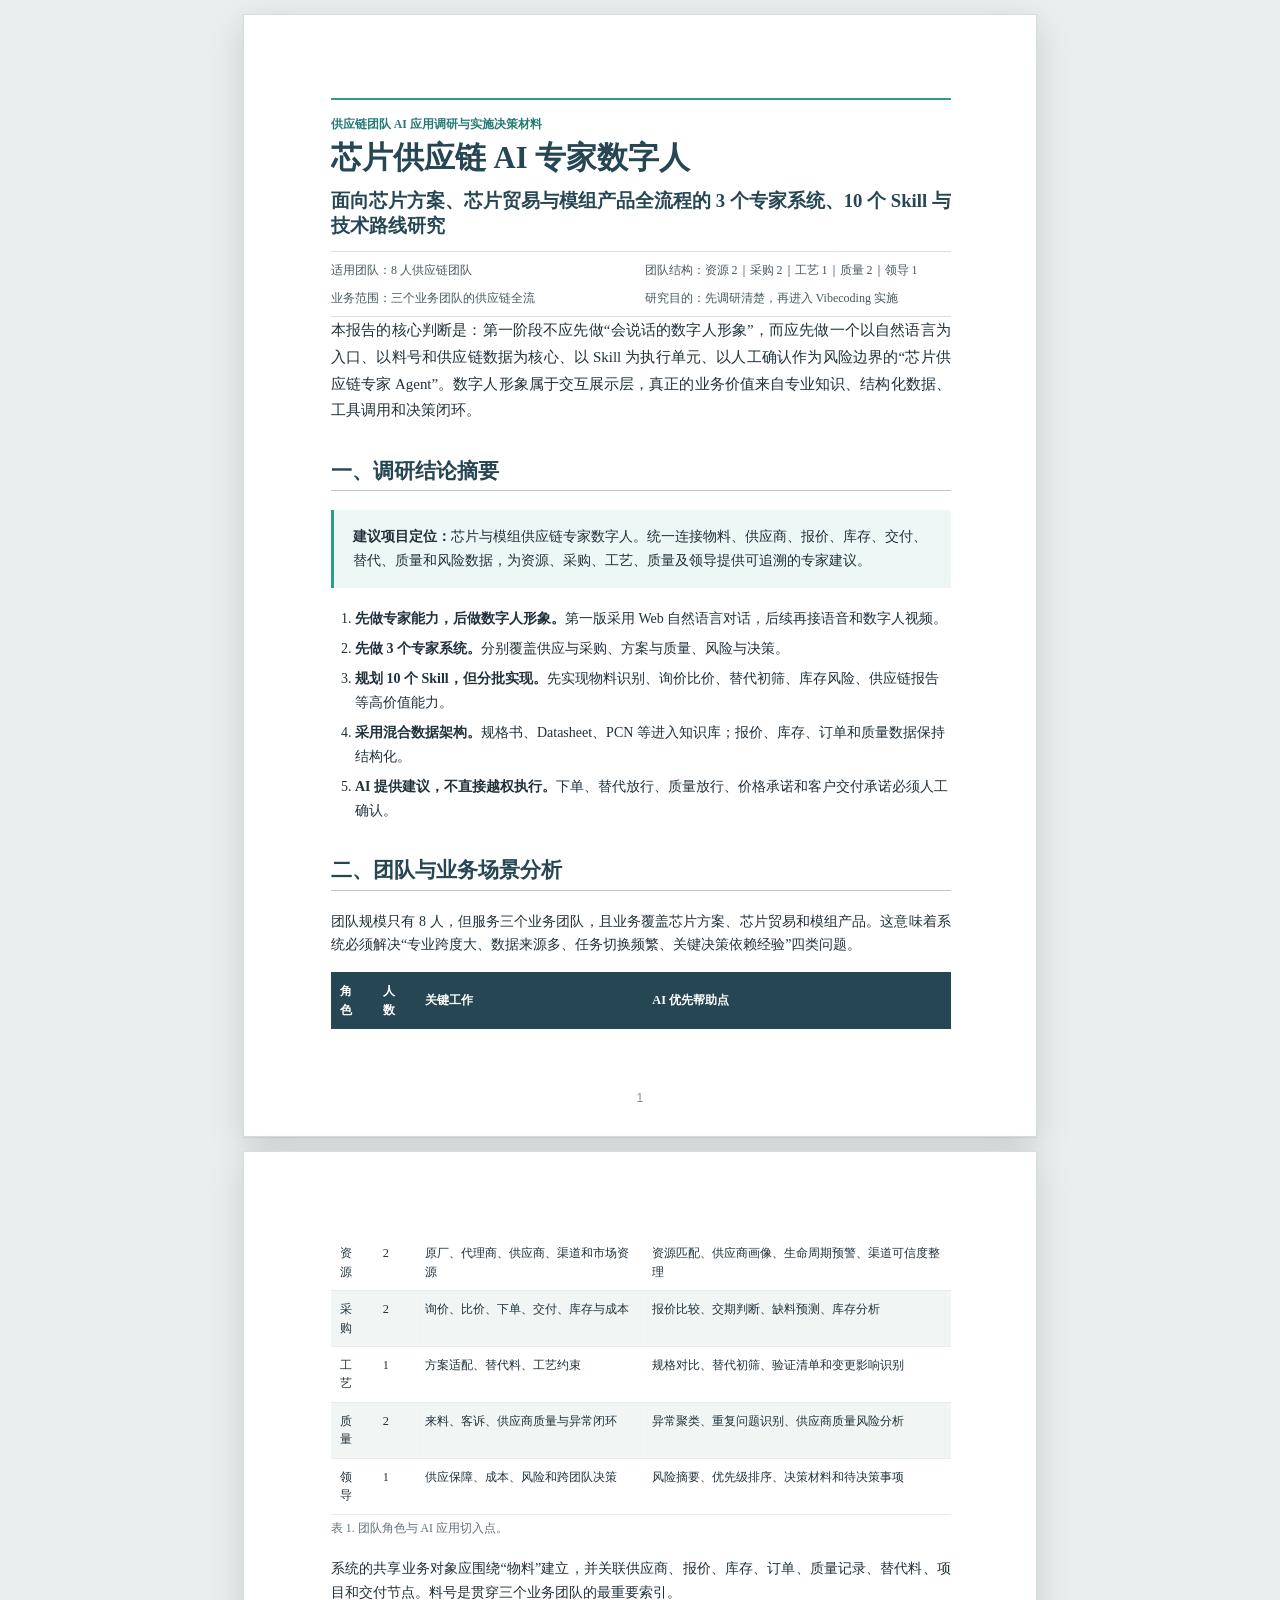
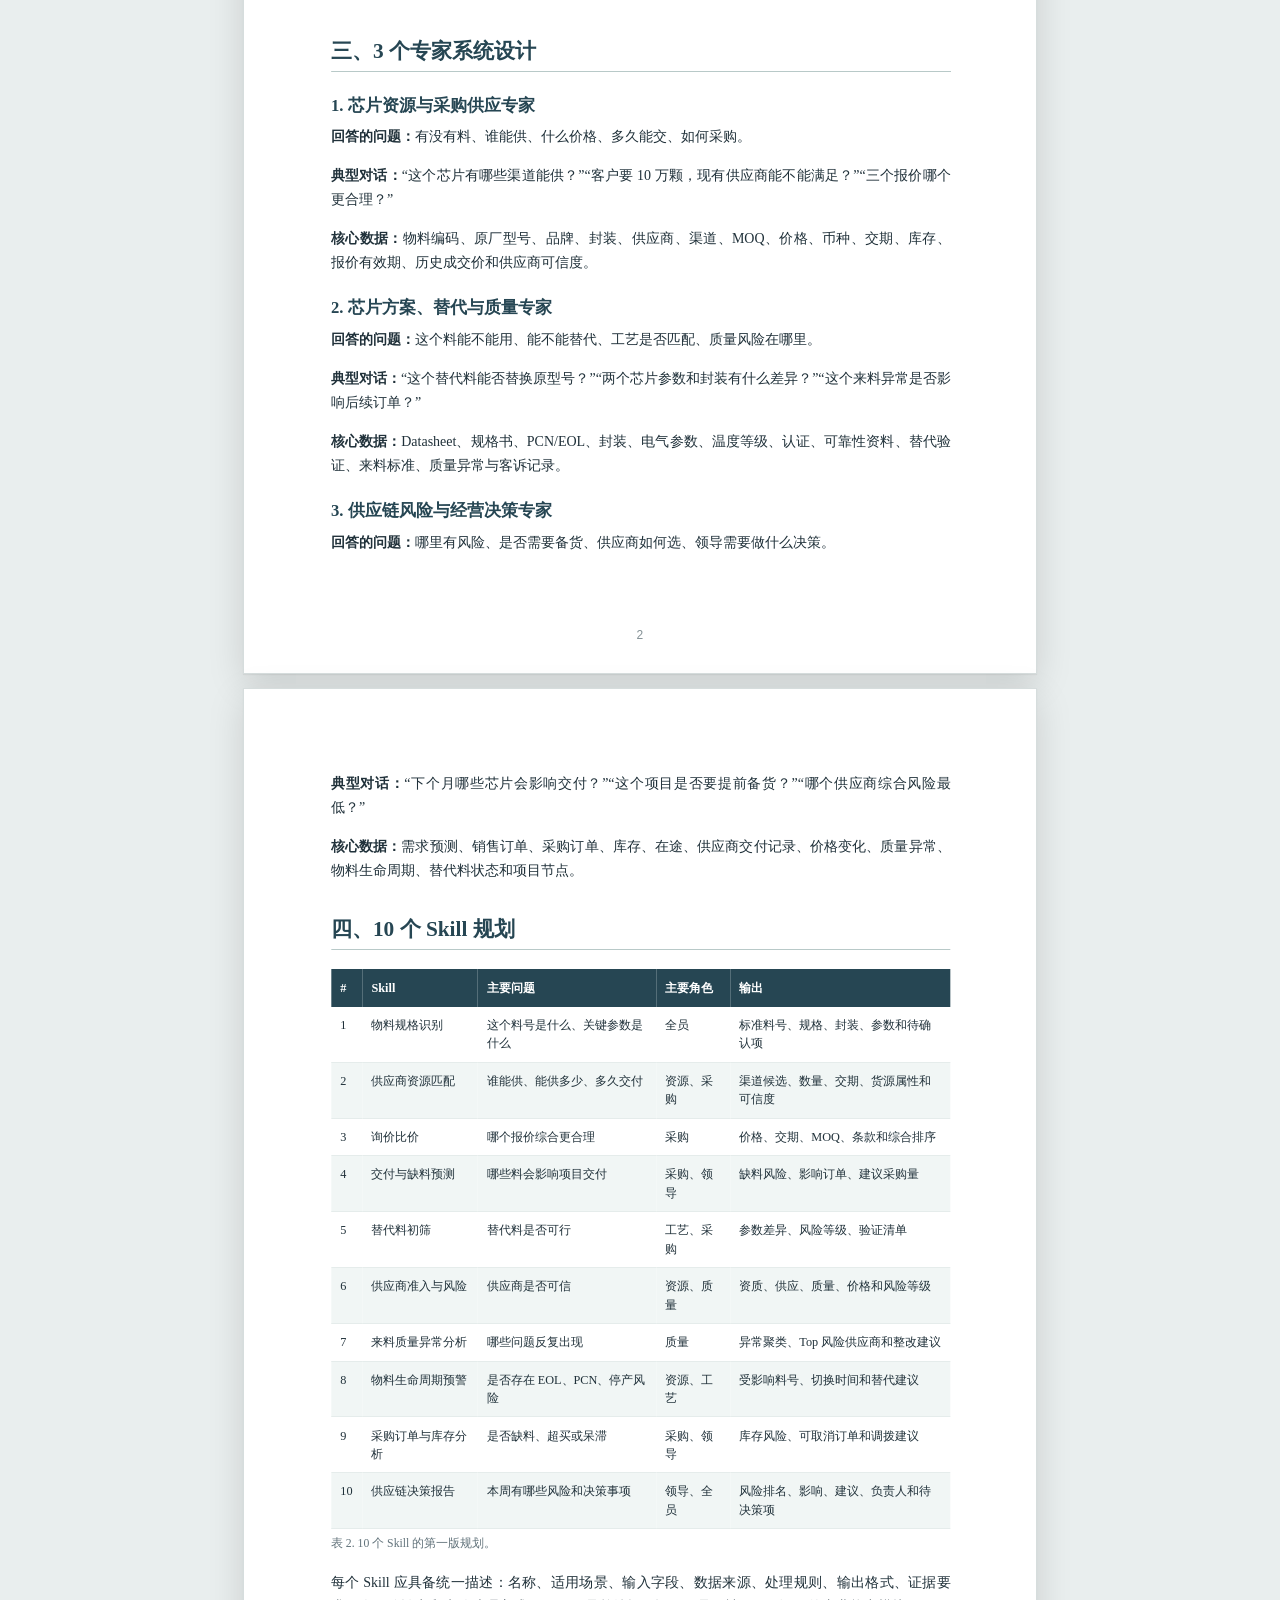
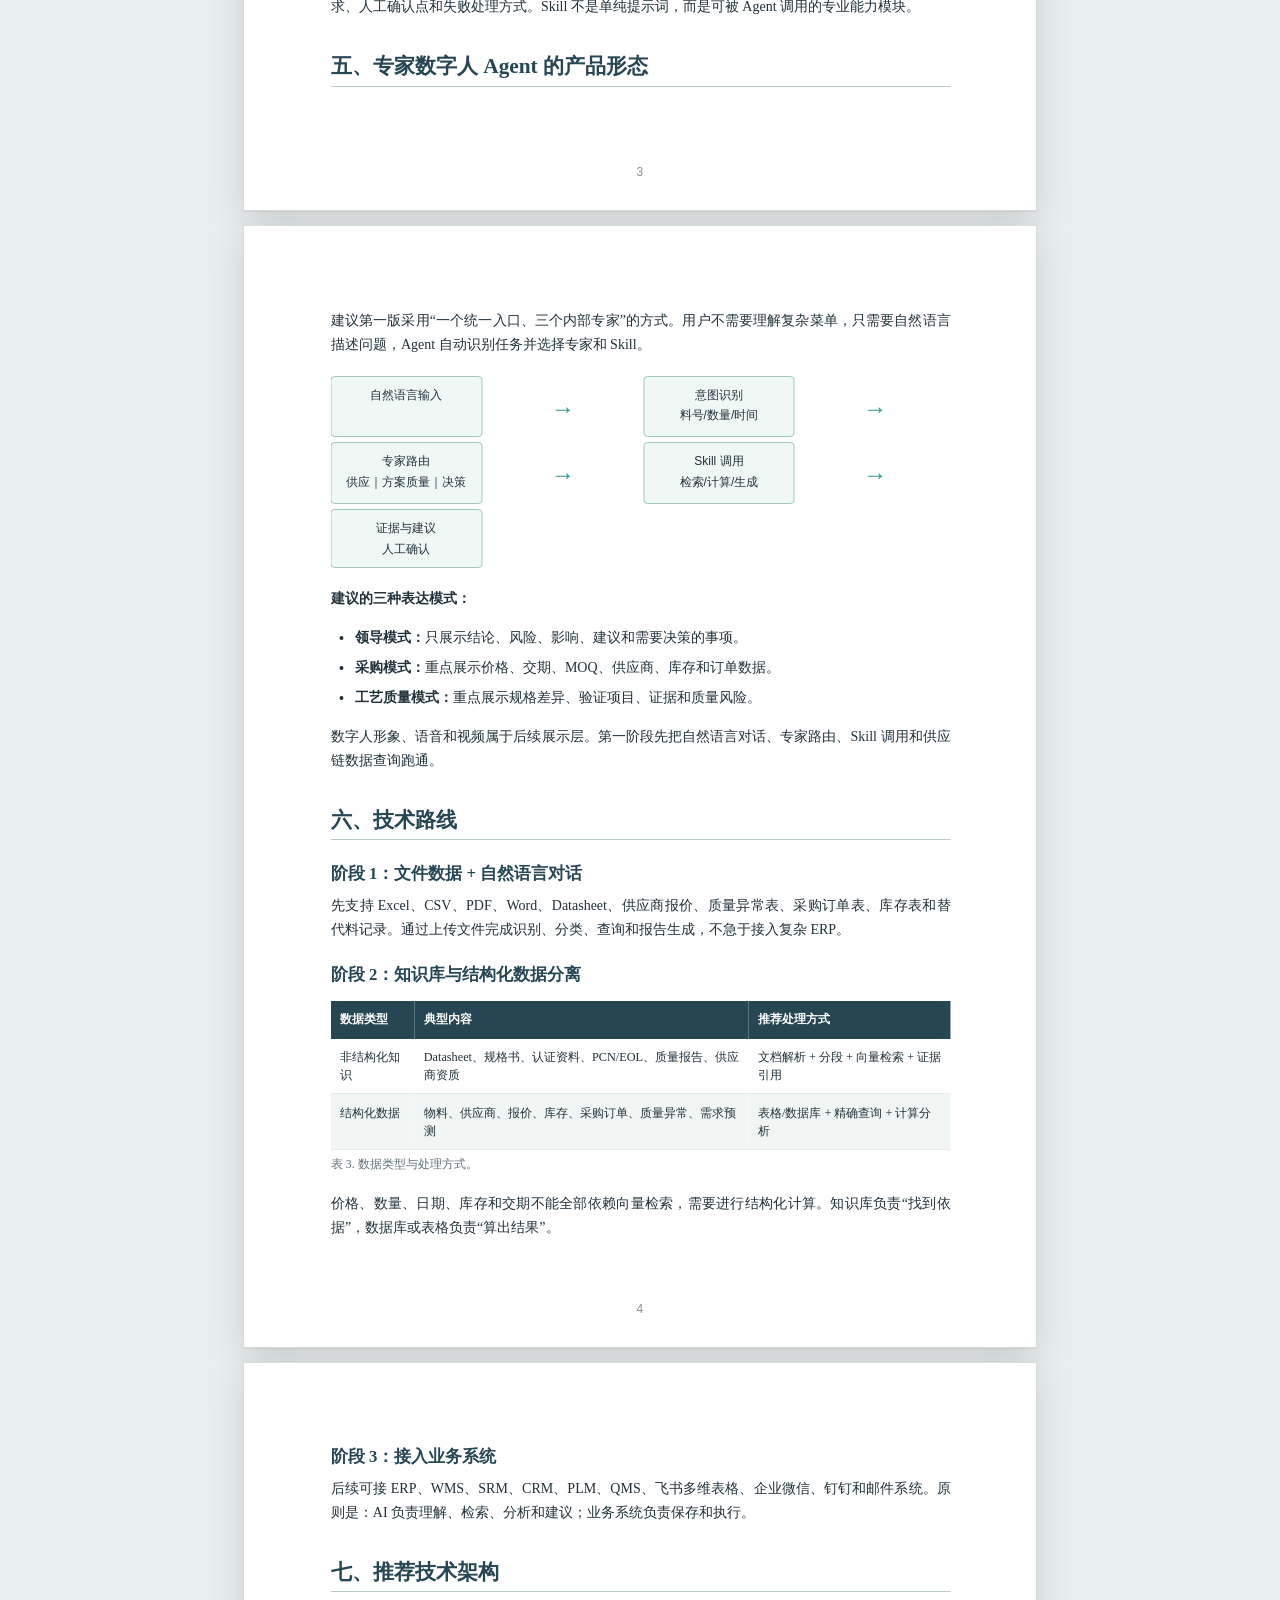
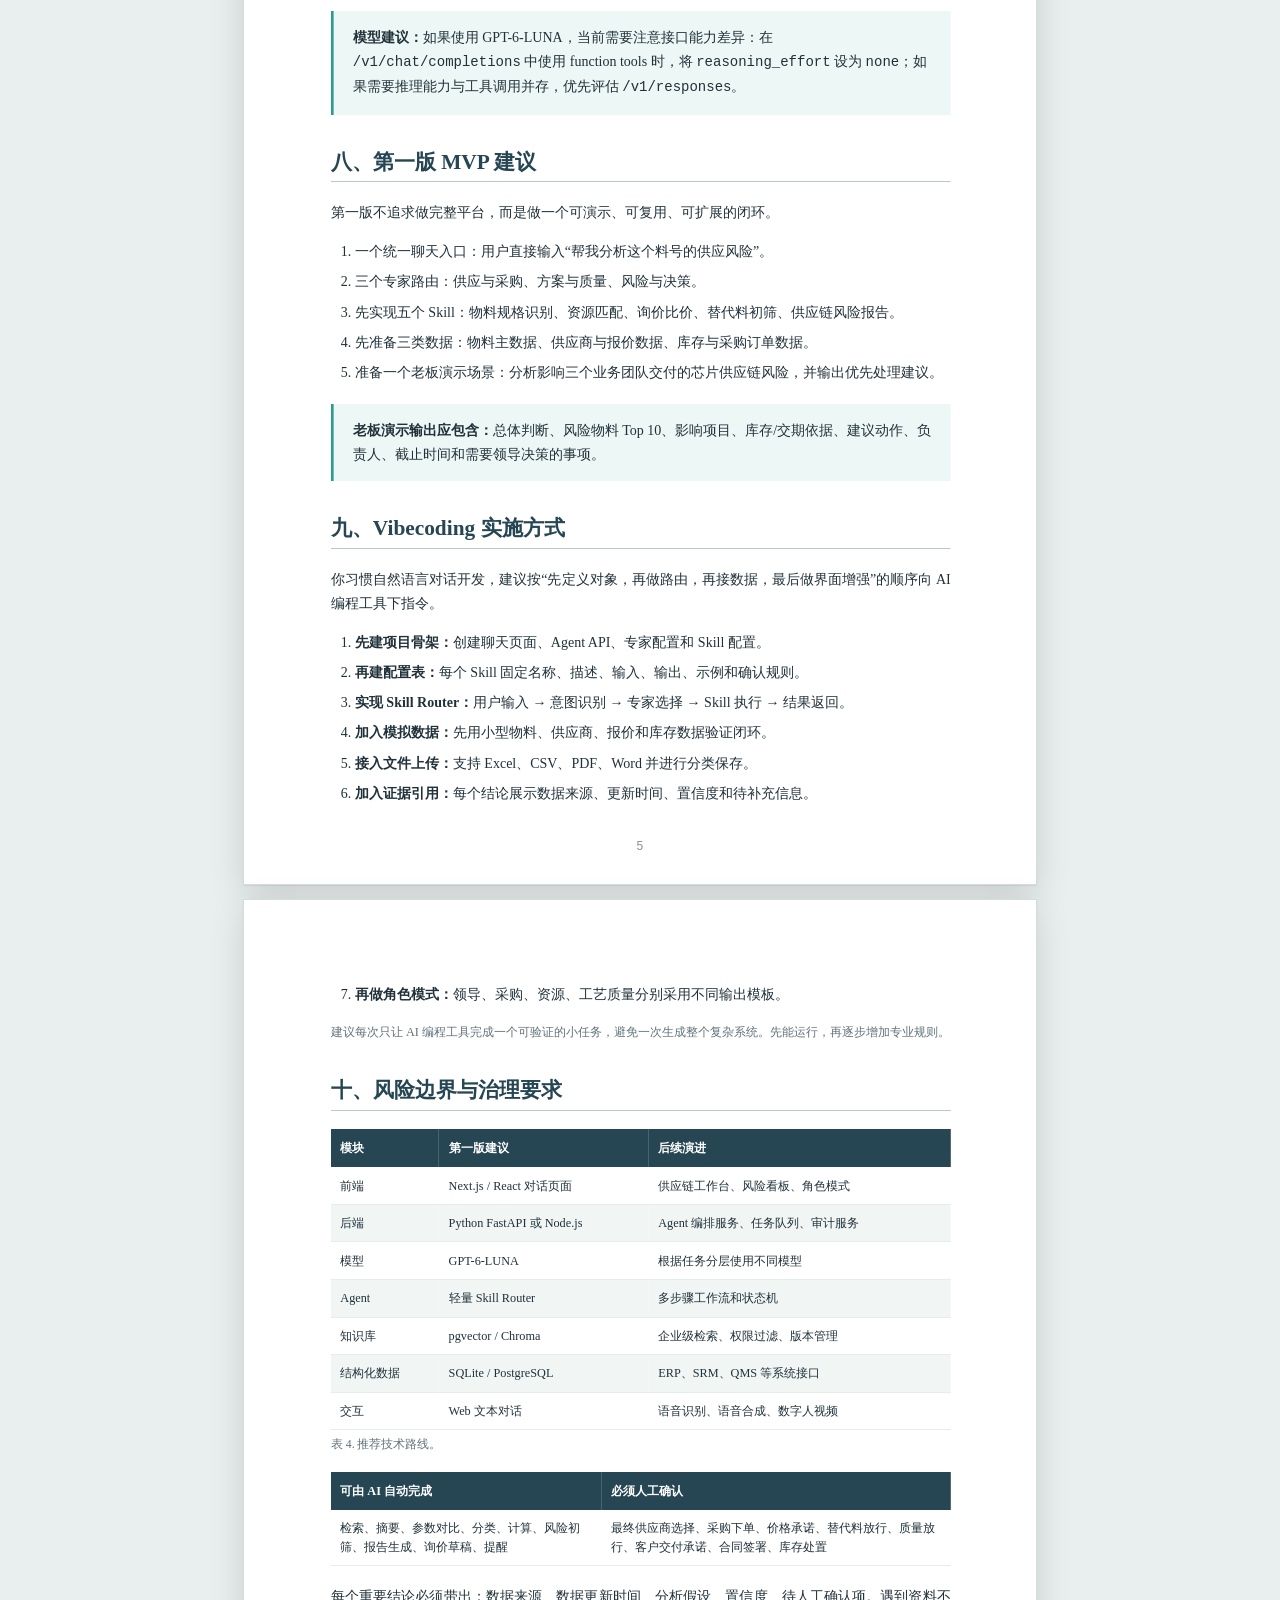
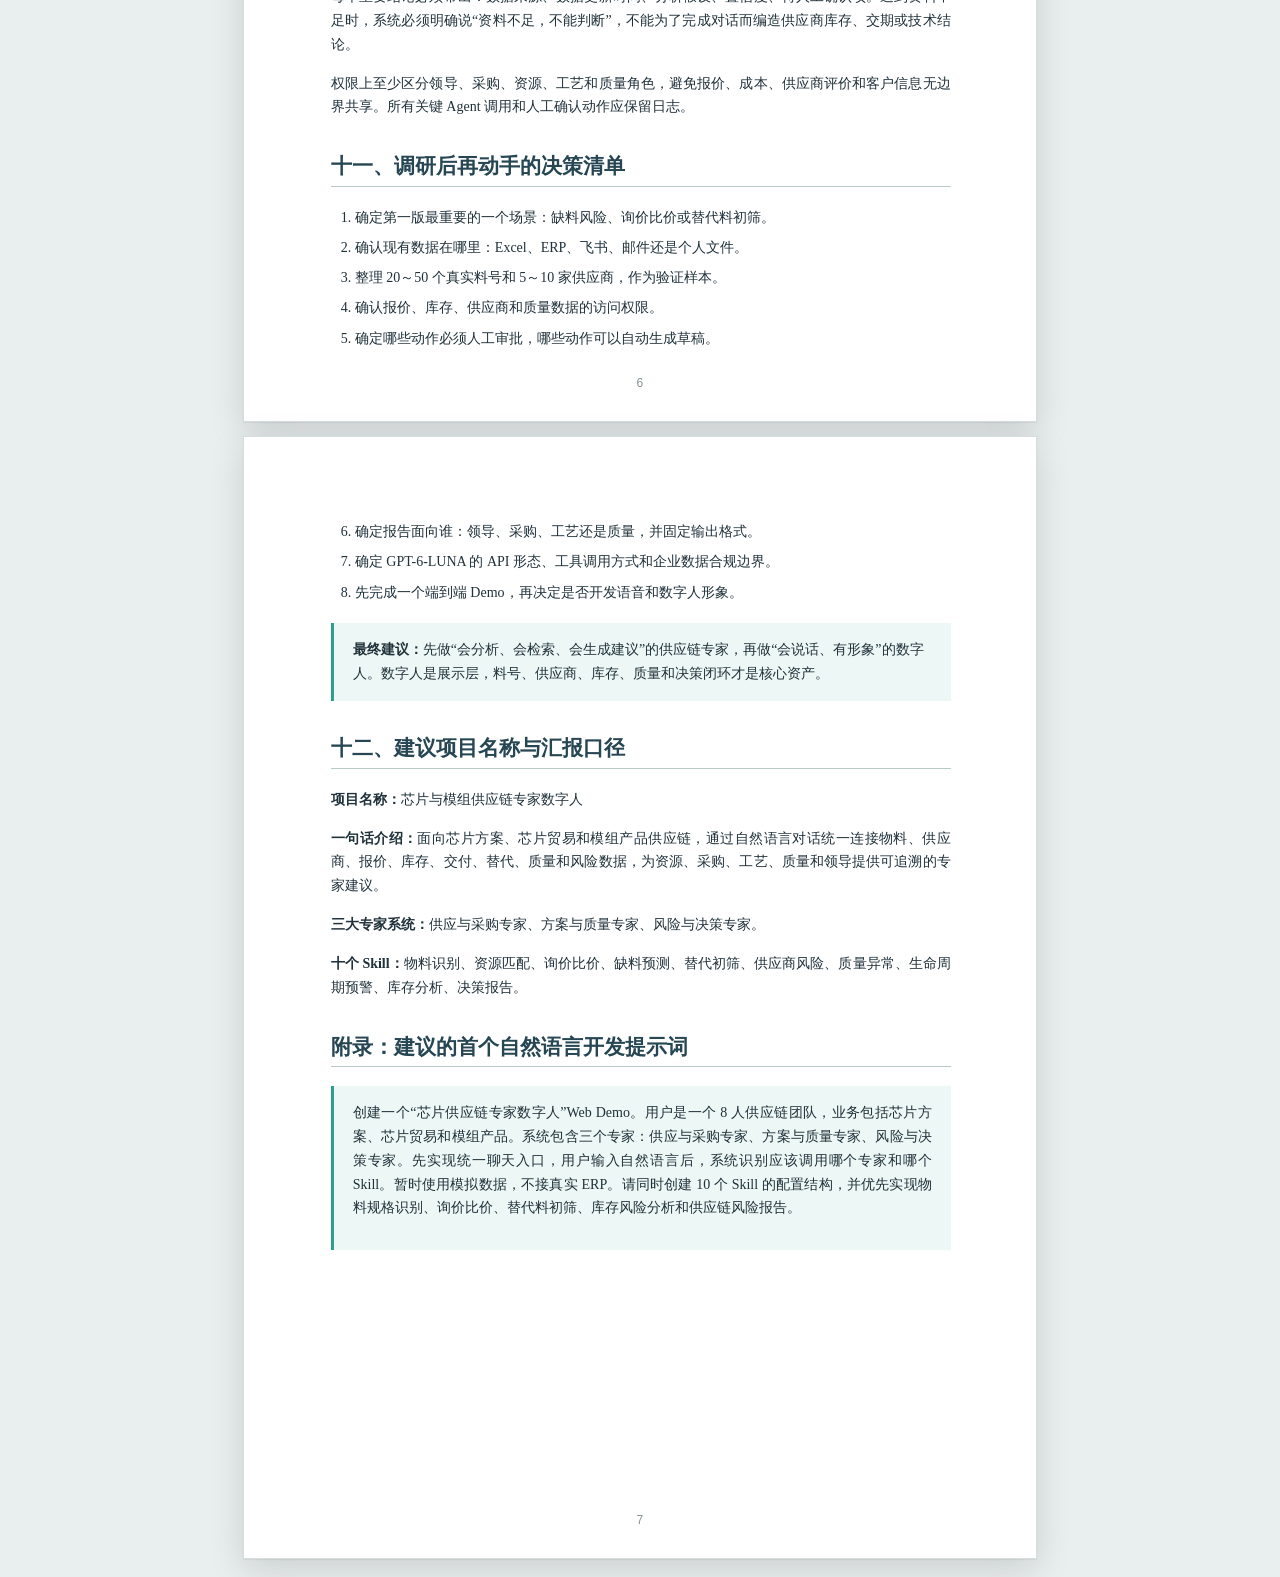
<file: 芯片供应链AI专家数字人调研报告/芯片供应链AI专家数字人调研报告.html>
<!-- Generated by Trae Work -->
<!doctype html>
<html lang="zh-CN">
<head>
<meta charset="utf-8">
<meta name="viewport" content="width=device-width, initial-scale=1">
<title>芯片供应链 AI 专家数字人调研报告</title>
<style>
:root{--ink:#20313a;--muted:#61727a;--paper:#fff;--bg:#e9eeee;--accent:#264653;--accent2:#2a9d8f;--accent3:#e9c46a;--table:#264653;--rule:#b8c9c8;--line:#d7e0df;--soft:#f1f6f5;--callout:#edf7f5;--page-w:210mm;--page-h:297mm;--page-pad-top:22mm;--page-pad-x:23mm;--page-pad-bottom:19mm;--content-w:calc(var(--page-w) - var(--page-pad-x)*2);--content-h:calc(var(--page-h) - var(--page-pad-top) - var(--page-pad-bottom));--column-gap:36px}
*{box-sizing:border-box}html,body{margin:0;background:var(--bg);color:var(--ink);font-family:"Noto Serif SC","Source Han Serif SC","Songti SC","SimSun",Georgia,serif;font-size:10.5pt;line-height:1.7}body{padding:14px 0 18px;overflow-x:hidden}#source{position:fixed;left:-99999px;top:0;width:var(--content-w);visibility:hidden;pointer-events:none}#pages{counter-reset:source-item;display:grid;grid-template-columns:repeat(var(--page-columns,1),max-content);justify-content:center;align-items:start;gap:14px 18px;padding:0 12px}.viewer-tools{position:fixed;top:10px;left:50%;z-index:10;display:flex;gap:4px;width:max-content;padding:3px;background:#ffffffe8;border:1px solid #cbd6d4;border-radius:5px;box-shadow:0 4px 14px #0001;font-family:Arial,sans-serif;opacity:0;pointer-events:none;transform:translateX(-50%) translateY(-8px);transition:.16s}.viewer-tools.is-visible{opacity:1;pointer-events:auto;transform:translateX(-50%)}.viewer-tools button{width:22px;height:22px;padding:0;border:1px solid #b8c9c8;border-radius:4px;background:#fff;color:var(--accent);font-size:14px;cursor:pointer}.viewer-tools output{min-width:38px;text-align:center;font-size:11px}.page-frame{width:var(--page-w);height:var(--page-h)}.page{width:var(--page-w);height:var(--page-h);padding:var(--page-pad-top) var(--page-pad-x) var(--page-pad-bottom);background:#fff;border:1px solid #d6dddd;box-shadow:0 1px 1px #0000000d,0 10px 34px #0002;position:relative;overflow:hidden;transform:scale(var(--page-scale,1));transform-origin:top left}.page-content{width:var(--content-w);height:var(--content-h);overflow:hidden}.folio{position:absolute;left:0;right:0;bottom:8mm;color:#849196;font:9pt Arial,sans-serif;text-align:center}.doc-flow{width:var(--content-w);background:#fff;counter-reset:source-item}.column-flow{height:var(--content-h);column-width:var(--content-w);column-gap:var(--column-gap);column-fill:auto}.measure-flow{position:fixed;left:-99999px;top:0;visibility:hidden;pointer-events:none}.page-slice{transform:translateX(calc(var(--slice-index)*-1*(var(--content-w) + var(--column-gap))));transform-origin:top left}h1,h2,h3{color:var(--accent);line-height:1.28;margin:0;font-weight:700}h1{font-size:23pt;margin:1mm 0 2.5mm}h2{font-size:16pt;padding-bottom:4pt;border-bottom:1px solid var(--rule);margin:9mm 0 5mm}h3{font-size:12.5pt;margin:6mm 0 2.5mm}p{margin:0 0 4mm;text-align:justify;text-justify:inter-ideograph}ul,ol{margin:2mm 0 4mm;padding-left:18pt}li{margin-bottom:1.7mm}table{width:100%;border-collapse:collapse;margin:4mm 0 5mm;font-size:9.2pt;line-height:1.5;break-inside:auto;page-break-inside:auto}thead{display:table-header-group}tfoot{display:table-footer-group}tr{break-inside:avoid;page-break-inside:avoid}th{background:var(--table);color:#fff;text-align:left;padding:2.6mm 2.5mm}td{padding:2.4mm 2.5mm;vertical-align:top;border-bottom:1px solid #e5eceb}tbody tr:nth-child(even) td{background:var(--soft)}caption{caption-side:bottom;color:var(--muted);font-size:8.8pt;padding-top:1.5mm;text-align:left}.title-block{border-top:2px solid var(--accent2);padding-top:4mm}.kicker{color:#237a72;font-size:8.8pt;font-weight:700;margin-bottom:1mm}.subtitle{color:var(--accent);font-size:14pt;font-weight:700;line-height:1.38;margin:0 0 3mm}.meta{border-top:1px solid var(--line);border-bottom:1px solid var(--line);display:grid;grid-template-columns:1fr 1fr;gap:2mm;padding:2.2mm 0;color:#485a60;font-size:9pt}.lead{font-size:11.2pt;line-height:1.78}.callout{border-left:3px solid var(--accent2);background:var(--callout);padding:4mm 5mm;margin:5mm 0}.tag{display:inline-block;padding:1px 7px;margin-right:4px;border-radius:10px;background:#dcefeb;color:#176b63;font-size:8.5pt}.small{font-size:9.2pt;color:var(--muted)}.source-item{counter-increment:source-item;color:#485a60;font-size:8.8pt;line-height:1.55;margin:0 0 3.5mm;padding-left:16pt;position:relative}.source-item:before{content:counter(source-item) ".";position:absolute;left:0}a{color:var(--accent);text-decoration:none}.diagram{font-family:Arial,sans-serif;display:grid;grid-template-columns:repeat(4,1fr);gap:5px;margin:5mm 0}.diagram div{border:1px solid #9fc5bf;background:#f0f8f6;padding:8px 5px;text-align:center;font-size:9pt;border-radius:4px}.diagram .arrow{border:0;background:transparent;font-size:18pt;color:var(--accent2);padding-top:13px}.risk-high{color:#a33d35;font-weight:700}.risk-mid{color:#9a6b18;font-weight:700}@page{size:A4;margin:var(--page-pad-top) var(--page-pad-x) var(--page-pad-bottom)}@media print{html,body{padding:0;background:white}.viewer-tools,#pages{display:none!important}#source{position:static;visibility:visible;width:auto}}
</style>
</head>
<body>
<main id="source" class="doc-flow" aria-hidden="true">
<section class="flow-block title-block">
<p class="kicker">供应链团队 AI 应用调研与实施决策材料</p>
<h1>芯片供应链 AI 专家数字人</h1>
<p class="subtitle">面向芯片方案、芯片贸易与模组产品全流程的 3 个专家系统、10 个 Skill 与技术路线研究</p>
<div class="meta"><span>适用团队：8 人供应链团队</span><span>团队结构：资源 2｜采购 2｜工艺 1｜质量 2｜领导 1</span><span>业务范围：三个业务团队的供应链全流</span><span>研究目的：先调研清楚，再进入 Vibecoding 实施</span></div>
<p class="lead">本报告的核心判断是：第一阶段不应先做“会说话的数字人形象”，而应先做一个以自然语言为入口、以料号和供应链数据为核心、以 Skill 为执行单元、以人工确认作为风险边界的“芯片供应链专家 Agent”。数字人形象属于交互展示层，真正的业务价值来自专业知识、结构化数据、工具调用和决策闭环。</p>
</section>
<section class="flow-block"><h2>一、调研结论摘要</h2><div class="callout"><strong>建议项目定位：</strong>芯片与模组供应链专家数字人。统一连接物料、供应商、报价、库存、交付、替代、质量和风险数据，为资源、采购、工艺、质量及领导提供可追溯的专家建议。</div><ol><li><strong>先做专家能力，后做数字人形象。</strong>第一版采用 Web 自然语言对话，后续再接语音和数字人视频。</li><li><strong>先做 3 个专家系统。</strong>分别覆盖供应与采购、方案与质量、风险与决策。</li><li><strong>规划 10 个 Skill，但分批实现。</strong>先实现物料识别、询价比价、替代初筛、库存风险、供应链报告等高价值能力。</li><li><strong>采用混合数据架构。</strong>规格书、Datasheet、PCN 等进入知识库；报价、库存、订单和质量数据保持结构化。</li><li><strong>AI 提供建议，不直接越权执行。</strong>下单、替代放行、质量放行、价格承诺和客户交付承诺必须人工确认。</li></ol></section>
<section class="flow-block"><h2>二、团队与业务场景分析</h2><p>团队规模只有 8 人，但服务三个业务团队，且业务覆盖芯片方案、芯片贸易和模组产品。这意味着系统必须解决“专业跨度大、数据来源多、任务切换频繁、关键决策依赖经验”四类问题。</p><table><thead><tr><th>角色</th><th>人数</th><th>关键工作</th><th>AI 优先帮助点</th></tr></thead><tbody><tr><td>资源</td><td>2</td><td>原厂、代理商、供应商、渠道和市场资源</td><td>资源匹配、供应商画像、生命周期预警、渠道可信度整理</td></tr><tr><td>采购</td><td>2</td><td>询价、比价、下单、交付、库存与成本</td><td>报价比较、交期判断、缺料预测、库存分析</td></tr><tr><td>工艺</td><td>1</td><td>方案适配、替代料、工艺约束</td><td>规格对比、替代初筛、验证清单和变更影响识别</td></tr><tr><td>质量</td><td>2</td><td>来料、客诉、供应商质量与异常闭环</td><td>异常聚类、重复问题识别、供应商质量风险分析</td></tr><tr><td>领导</td><td>1</td><td>供应保障、成本、风险和跨团队决策</td><td>风险摘要、优先级排序、决策材料和待决策事项</td></tr></tbody><caption>表 1. 团队角色与 AI 应用切入点。</caption></table><p>系统的共享业务对象应围绕“物料”建立，并关联供应商、报价、库存、订单、质量记录、替代料、项目和交付节点。料号是贯穿三个业务团队的最重要索引。</p></section>
<section class="flow-block"><h2>三、3 个专家系统设计</h2><h3>1. 芯片资源与采购供应专家</h3><p><strong>回答的问题：</strong>有没有料、谁能供、什么价格、多久能交、如何采购。</p><p><strong>典型对话：</strong>“这个芯片有哪些渠道能供？”“客户要 10 万颗，现有供应商能不能满足？”“三个报价哪个更合理？”</p><p><strong>核心数据：</strong>物料编码、原厂型号、品牌、封装、供应商、渠道、MOQ、价格、币种、交期、库存、报价有效期、历史成交价和供应商可信度。</p><h3>2. 芯片方案、替代与质量专家</h3><p><strong>回答的问题：</strong>这个料能不能用、能不能替代、工艺是否匹配、质量风险在哪里。</p><p><strong>典型对话：</strong>“这个替代料能否替换原型号？”“两个芯片参数和封装有什么差异？”“这个来料异常是否影响后续订单？”</p><p><strong>核心数据：</strong>Datasheet、规格书、PCN/EOL、封装、电气参数、温度等级、认证、可靠性资料、替代验证、来料标准、质量异常与客诉记录。</p><h3>3. 供应链风险与经营决策专家</h3><p><strong>回答的问题：</strong>哪里有风险、是否需要备货、供应商如何选、领导需要做什么决策。</p><p><strong>典型对话：</strong>“下个月哪些芯片会影响交付？”“这个项目是否要提前备货？”“哪个供应商综合风险最低？”</p><p><strong>核心数据：</strong>需求预测、销售订单、采购订单、库存、在途、供应商交付记录、价格变化、质量异常、物料生命周期、替代料状态和项目节点。</p></section>
<section class="flow-block"><h2>四、10 个 Skill 规划</h2><table><thead><tr><th>#</th><th>Skill</th><th>主要问题</th><th>主要角色</th><th>输出</th></tr></thead><tbody><tr><td>1</td><td>物料规格识别</td><td>这个料号是什么、关键参数是什么</td><td>全员</td><td>标准料号、规格、封装、参数和待确认项</td></tr><tr><td>2</td><td>供应商资源匹配</td><td>谁能供、能供多少、多久交付</td><td>资源、采购</td><td>渠道候选、数量、交期、货源属性和可信度</td></tr><tr><td>3</td><td>询价比价</td><td>哪个报价综合更合理</td><td>采购</td><td>价格、交期、MOQ、条款和综合排序</td></tr><tr><td>4</td><td>交付与缺料预测</td><td>哪些料会影响项目交付</td><td>采购、领导</td><td>缺料风险、影响订单、建议采购量</td></tr><tr><td>5</td><td>替代料初筛</td><td>替代料是否可行</td><td>工艺、采购</td><td>参数差异、风险等级、验证清单</td></tr><tr><td>6</td><td>供应商准入与风险</td><td>供应商是否可信</td><td>资源、质量</td><td>资质、供应、质量、价格和风险等级</td></tr><tr><td>7</td><td>来料质量异常分析</td><td>哪些问题反复出现</td><td>质量</td><td>异常聚类、Top 风险供应商和整改建议</td></tr><tr><td>8</td><td>物料生命周期预警</td><td>是否存在 EOL、PCN、停产风险</td><td>资源、工艺</td><td>受影响料号、切换时间和替代建议</td></tr><tr><td>9</td><td>采购订单与库存分析</td><td>是否缺料、超买或呆滞</td><td>采购、领导</td><td>库存风险、可取消订单和调拨建议</td></tr><tr><td>10</td><td>供应链决策报告</td><td>本周有哪些风险和决策事项</td><td>领导、全员</td><td>风险排名、影响、建议、负责人和待决策项</td></tr></tbody><caption>表 2. 10 个 Skill 的第一版规划。</caption></table><p>每个 Skill 应具备统一描述：名称、适用场景、输入字段、数据来源、处理规则、输出格式、证据要求、人工确认点和失败处理方式。Skill 不是单纯提示词，而是可被 Agent 调用的专业能力模块。</p></section>
<section class="flow-block"><h2>五、专家数字人 Agent 的产品形态</h2><p>建议第一版采用“一个统一入口、三个内部专家”的方式。用户不需要理解复杂菜单，只需要自然语言描述问题，Agent 自动识别任务并选择专家和 Skill。</p><div class="diagram"><div>自然语言输入</div><div class="arrow">→</div><div>意图识别<br>料号/数量/时间</div><div class="arrow">→</div><div>专家路由<br>供应｜方案质量｜决策</div><div class="arrow">→</div><div>Skill 调用<br>检索/计算/生成</div><div class="arrow">→</div><div>证据与建议<br>人工确认</div></div><p><strong>建议的三种表达模式：</strong></p><ul><li><strong>领导模式：</strong>只展示结论、风险、影响、建议和需要决策的事项。</li><li><strong>采购模式：</strong>重点展示价格、交期、MOQ、供应商、库存和订单数据。</li><li><strong>工艺质量模式：</strong>重点展示规格差异、验证项目、证据和质量风险。</li></ul><p>数字人形象、语音和视频属于后续展示层。第一阶段先把自然语言对话、专家路由、Skill 调用和供应链数据查询跑通。</p></section>
<section class="flow-block"><h2>六、技术路线</h2><h3>阶段 1：文件数据 + 自然语言对话</h3><p>先支持 Excel、CSV、PDF、Word、Datasheet、供应商报价、质量异常表、采购订单表、库存表和替代料记录。通过上传文件完成识别、分类、查询和报告生成，不急于接入复杂 ERP。</p><h3>阶段 2：知识库与结构化数据分离</h3><table><thead><tr><th>数据类型</th><th>典型内容</th><th>推荐处理方式</th></tr></thead><tbody><tr><td>非结构化知识</td><td>Datasheet、规格书、认证资料、PCN/EOL、质量报告、供应商资质</td><td>文档解析 + 分段 + 向量检索 + 证据引用</td></tr><tr><td>结构化数据</td><td>物料、供应商、报价、库存、采购订单、质量异常、需求预测</td><td>表格/数据库 + 精确查询 + 计算分析</td></tr></tbody><caption>表 3. 数据类型与处理方式。</caption></table><p>价格、数量、日期、库存和交期不能全部依赖向量检索，需要进行结构化计算。知识库负责“找到依据”，数据库或表格负责“算出结果”。</p><h3>阶段 3：接入业务系统</h3><p>后续可接 ERP、WMS、SRM、CRM、PLM、QMS、飞书多维表格、企业微信、钉钉和邮件系统。原则是：AI 负责理解、检索、分析和建议；业务系统负责保存和执行。</p></section>
<section class="flow-block"><h2>七、推荐技术架构</h2><div class="callout"><strong>模型建议：</strong>如果使用 GPT-6-LUNA，当前需要注意接口能力差异：在 <code>/v1/chat/completions</code> 中使用 function tools 时，将 <code>reasoning_effort</code> 设为 <code>none</code>；如果需要推理能力与工具调用并存，优先评估 <code>/v1/responses</code>。</div><table><thead><tr><th>模块</th><th>第一版建议</th><th>后续演进</th></tr></thead><tbody><tr><td>前端</td><td>Next.js / React 对话页面</td><td>供应链工作台、风险看板、角色模式</td></tr><tr><td>后端</td><td>Python FastAPI 或 Node.js</td><td>Agent 编排服务、任务队列、审计服务</td></tr><tr><td>模型</td><td>GPT-6-LUNA</td><td>根据任务分层使用不同模型</td></tr><tr><td>Agent</td><td>轻量 Skill Router</td><td>多步骤工作流和状态机</td></tr><tr><td>知识库</td><td>pgvector / Chroma</td><td>企业级检索、权限过滤、版本管理</td></tr><tr><td>结构化数据</td><td>SQLite / PostgreSQL</td><td>ERP、SRM、QMS 等系统接口</td></tr><tr><td>交互</td><td>Web 文本对话</td><td>语音识别、语音合成、数字人视频</td></tr></tbody><caption>表 4. 推荐技术路线。</caption></section>
<section class="flow-block"><h2>八、第一版 MVP 建议</h2><p>第一版不追求做完整平台，而是做一个可演示、可复用、可扩展的闭环。</p><ol><li>一个统一聊天入口：用户直接输入“帮我分析这个料号的供应风险”。</li><li>三个专家路由：供应与采购、方案与质量、风险与决策。</li><li>先实现五个 Skill：物料规格识别、资源匹配、询价比价、替代料初筛、供应链风险报告。</li><li>先准备三类数据：物料主数据、供应商与报价数据、库存与采购订单数据。</li><li>准备一个老板演示场景：分析影响三个业务团队交付的芯片供应链风险，并输出优先处理建议。</li></ol><div class="callout"><strong>老板演示输出应包含：</strong>总体判断、风险物料 Top 10、影响项目、库存/交期依据、建议动作、负责人、截止时间和需要领导决策的事项。</div></section>
<section class="flow-block"><h2>九、Vibecoding 实施方式</h2><p>你习惯自然语言对话开发，建议按“先定义对象，再做路由，再接数据，最后做界面增强”的顺序向 AI 编程工具下指令。</p><ol><li><strong>先建项目骨架：</strong>创建聊天页面、Agent API、专家配置和 Skill 配置。</li><li><strong>再建配置表：</strong>每个 Skill 固定名称、描述、输入、输出、示例和确认规则。</li><li><strong>实现 Skill Router：</strong>用户输入 → 意图识别 → 专家选择 → Skill 执行 → 结果返回。</li><li><strong>加入模拟数据：</strong>先用小型物料、供应商、报价和库存数据验证闭环。</li><li><strong>接入文件上传：</strong>支持 Excel、CSV、PDF、Word 并进行分类保存。</li><li><strong>加入证据引用：</strong>每个结论展示数据来源、更新时间、置信度和待补充信息。</li><li><strong>再做角色模式：</strong>领导、采购、资源、工艺质量分别采用不同输出模板。</li></ol><p class="small">建议每次只让 AI 编程工具完成一个可验证的小任务，避免一次生成整个复杂系统。先能运行，再逐步增加专业规则。</p></section>
<section class="flow-block"><h2>十、风险边界与治理要求</h2><table><thead><tr><th>可由 AI 自动完成</th><th>必须人工确认</th></tr></thead><tbody><tr><td>检索、摘要、参数对比、分类、计算、风险初筛、报告生成、询价草稿、提醒</td><td>最终供应商选择、采购下单、价格承诺、替代料放行、质量放行、客户交付承诺、合同签署、库存处置</td></tr></tbody></table><p>每个重要结论必须带出：数据来源、数据更新时间、分析假设、置信度、待人工确认项。遇到资料不足时，系统必须明确说“资料不足，不能判断”，不能为了完成对话而编造供应商库存、交期或技术结论。</p><p>权限上至少区分领导、采购、资源、工艺和质量角色，避免报价、成本、供应商评价和客户信息无边界共享。所有关键 Agent 调用和人工确认动作应保留日志。</p></section>
<section class="flow-block"><h2>十一、调研后再动手的决策清单</h2><ol><li>确定第一版最重要的一个场景：缺料风险、询价比价或替代料初筛。</li><li>确认现有数据在哪里：Excel、ERP、飞书、邮件还是个人文件。</li><li>整理 20～50 个真实料号和 5～10 家供应商，作为验证样本。</li><li>确认报价、库存、供应商和质量数据的访问权限。</li><li>确定哪些动作必须人工审批，哪些动作可以自动生成草稿。</li><li>确定报告面向谁：领导、采购、工艺还是质量，并固定输出格式。</li><li>确定 GPT-6-LUNA 的 API 形态、工具调用方式和企业数据合规边界。</li><li>先完成一个端到端 Demo，再决定是否开发语音和数字人形象。</li></ol><div class="callout"><strong>最终建议：</strong>先做“会分析、会检索、会生成建议”的供应链专家，再做“会说话、有形象”的数字人。数字人是展示层，料号、供应商、库存、质量和决策闭环才是核心资产。</div></section>
<section class="flow-block"><h2>十二、建议项目名称与汇报口径</h2><p><strong>项目名称：</strong>芯片与模组供应链专家数字人</p><p><strong>一句话介绍：</strong>面向芯片方案、芯片贸易和模组产品供应链，通过自然语言对话统一连接物料、供应商、报价、库存、交付、替代、质量和风险数据，为资源、采购、工艺、质量和领导提供可追溯的专家建议。</p><p><strong>三大专家系统：</strong>供应与采购专家、方案与质量专家、风险与决策专家。</p><p><strong>十个 Skill：</strong>物料识别、资源匹配、询价比价、缺料预测、替代初筛、供应商风险、质量异常、生命周期预警、库存分析、决策报告。</p></section>
<section class="flow-block"><h2>附录：建议的首个自然语言开发提示词</h2><div class="callout"><p>创建一个“芯片供应链专家数字人”Web Demo。用户是一个 8 人供应链团队，业务包括芯片方案、芯片贸易和模组产品。系统包含三个专家：供应与采购专家、方案与质量专家、风险与决策专家。先实现统一聊天入口，用户输入自然语言后，系统识别应该调用哪个专家和哪个 Skill。暂时使用模拟数据，不接真实 ERP。请同时创建 10 个 Skill 的配置结构，并优先实现物料规格识别、询价比价、替代料初筛、库存风险分析和供应链风险报告。</p></div></section>
</main>
<nav class="viewer-tools" aria-label="预览缩放"><button type="button" data-zoom="out">−</button><output id="zoom-value">100%</output><button type="button" data-zoom="in">+</button><button type="button" data-zoom="reset">↺</button></nav><div id="pages" aria-label="分页文档"></div>
<script>(()=>{const W=794,H=1123,G=28,MIN=.58,MAX=1.28,source=document.getElementById('source'),pages=document.getElementById('pages'),tools=document.querySelector('.viewer-tools'),out=document.getElementById('zoom-value');let scale=null,timer;function page(i){const f=document.createElement('div');f.className='page-frame';const p=document.createElement('article');p.className='page';const c=document.createElement('div');c.className='page-content';const s=document.createElement('div');s.className='doc-flow column-flow page-slice';s.style.setProperty('--slice-index',i);s.innerHTML=source.innerHTML;const fol=document.createElement('div');fol.className='folio';fol.textContent=i+1;c.append(s);p.append(c,fol);f.append(p);pages.append(f)}function paginate(){pages.innerHTML='';const m=document.createElement('div');m.className='doc-flow column-flow measure-flow';m.innerHTML=source.innerHTML;document.body.append(m);const n=Math.max(1,Math.ceil(source.scrollHeight/(document.querySelector('.page-content')?.clientHeight||m.clientHeight)));m.remove();for(let i=0;i<n;i++)page(i)}function fit(){return Math.min(1,Math.max(MIN,(innerWidth-G)/W))}function apply(x){document.documentElement.style.setProperty('--page-scale',x);document.documentElement.style.setProperty('--page-columns',x<=.74&&innerWidth>=W*x*2+18+G?2:1);document.querySelectorAll('.page-frame').forEach(f=>{f.style.width=W*x+'px';f.style.height=H*x+'px'});out.textContent=Math.round(x*100)+'%'}function show(){tools.classList.add('is-visible');clearTimeout(timer);timer=setTimeout(()=>tools.classList.remove('is-visible'),1100)}function zoom(d){scale=Math.min(MAX,Math.max(MIN,(scale??fit())+d));apply(scale);show()}function reset(){scale=null;apply(fit());show()}paginate();apply(fit());addEventListener('resize',()=>apply(scale??fit()));addEventListener('wheel',e=>{if(e.ctrlKey||e.metaKey){e.preventDefault();zoom(e.deltaY>0?-.04:.04)}},{passive:false});addEventListener('keydown',e=>{if(!e.ctrlKey&&!e.metaKey)return;if(e.key==='+'||e.key==='='){e.preventDefault();zoom(.08)}if(e.key==='-'||e.key==='_'){e.preventDefault();zoom(-.08)}if(e.key==='0'){e.preventDefault();reset()}});tools.addEventListener('click',e=>{const a=e.target.dataset.zoom;if(a==='in')zoom(.08);if(a==='out')zoom(-.08);if(a==='reset')reset()})})();</script>
</body></html>
</file>
